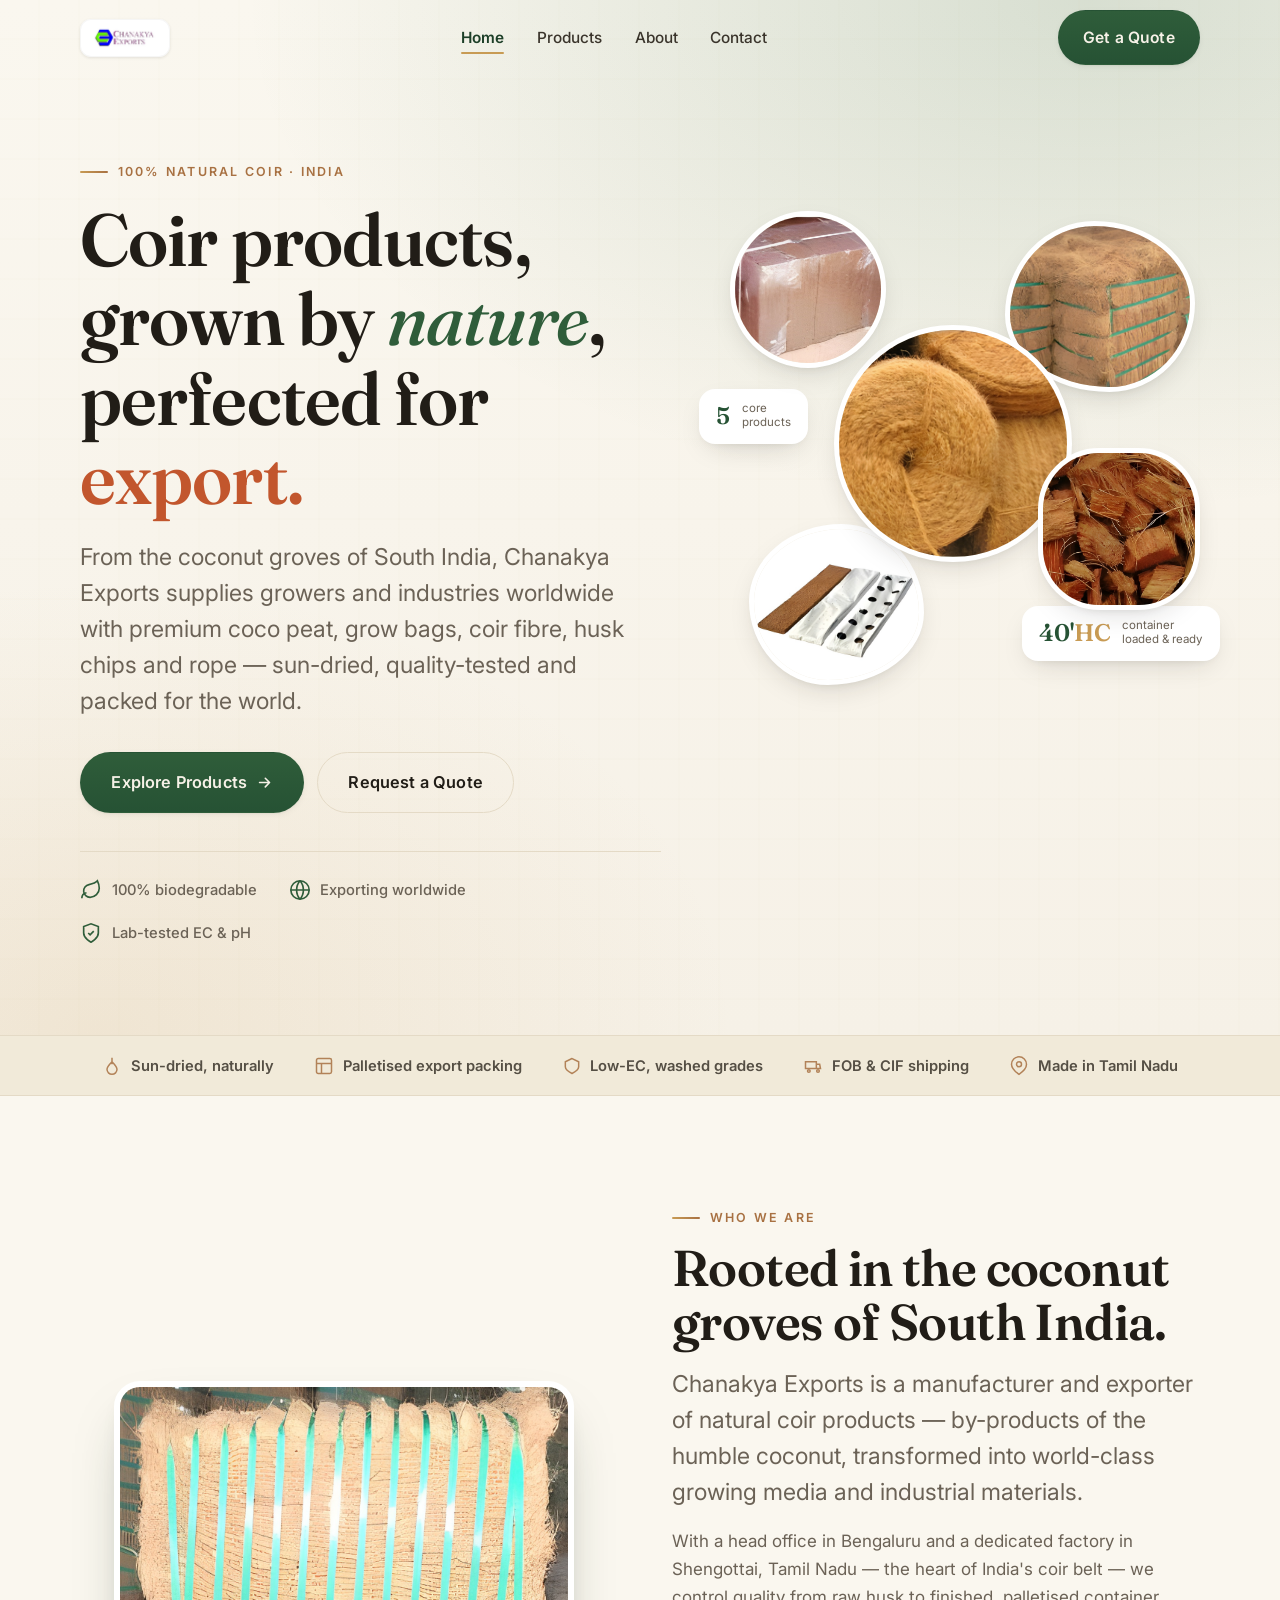
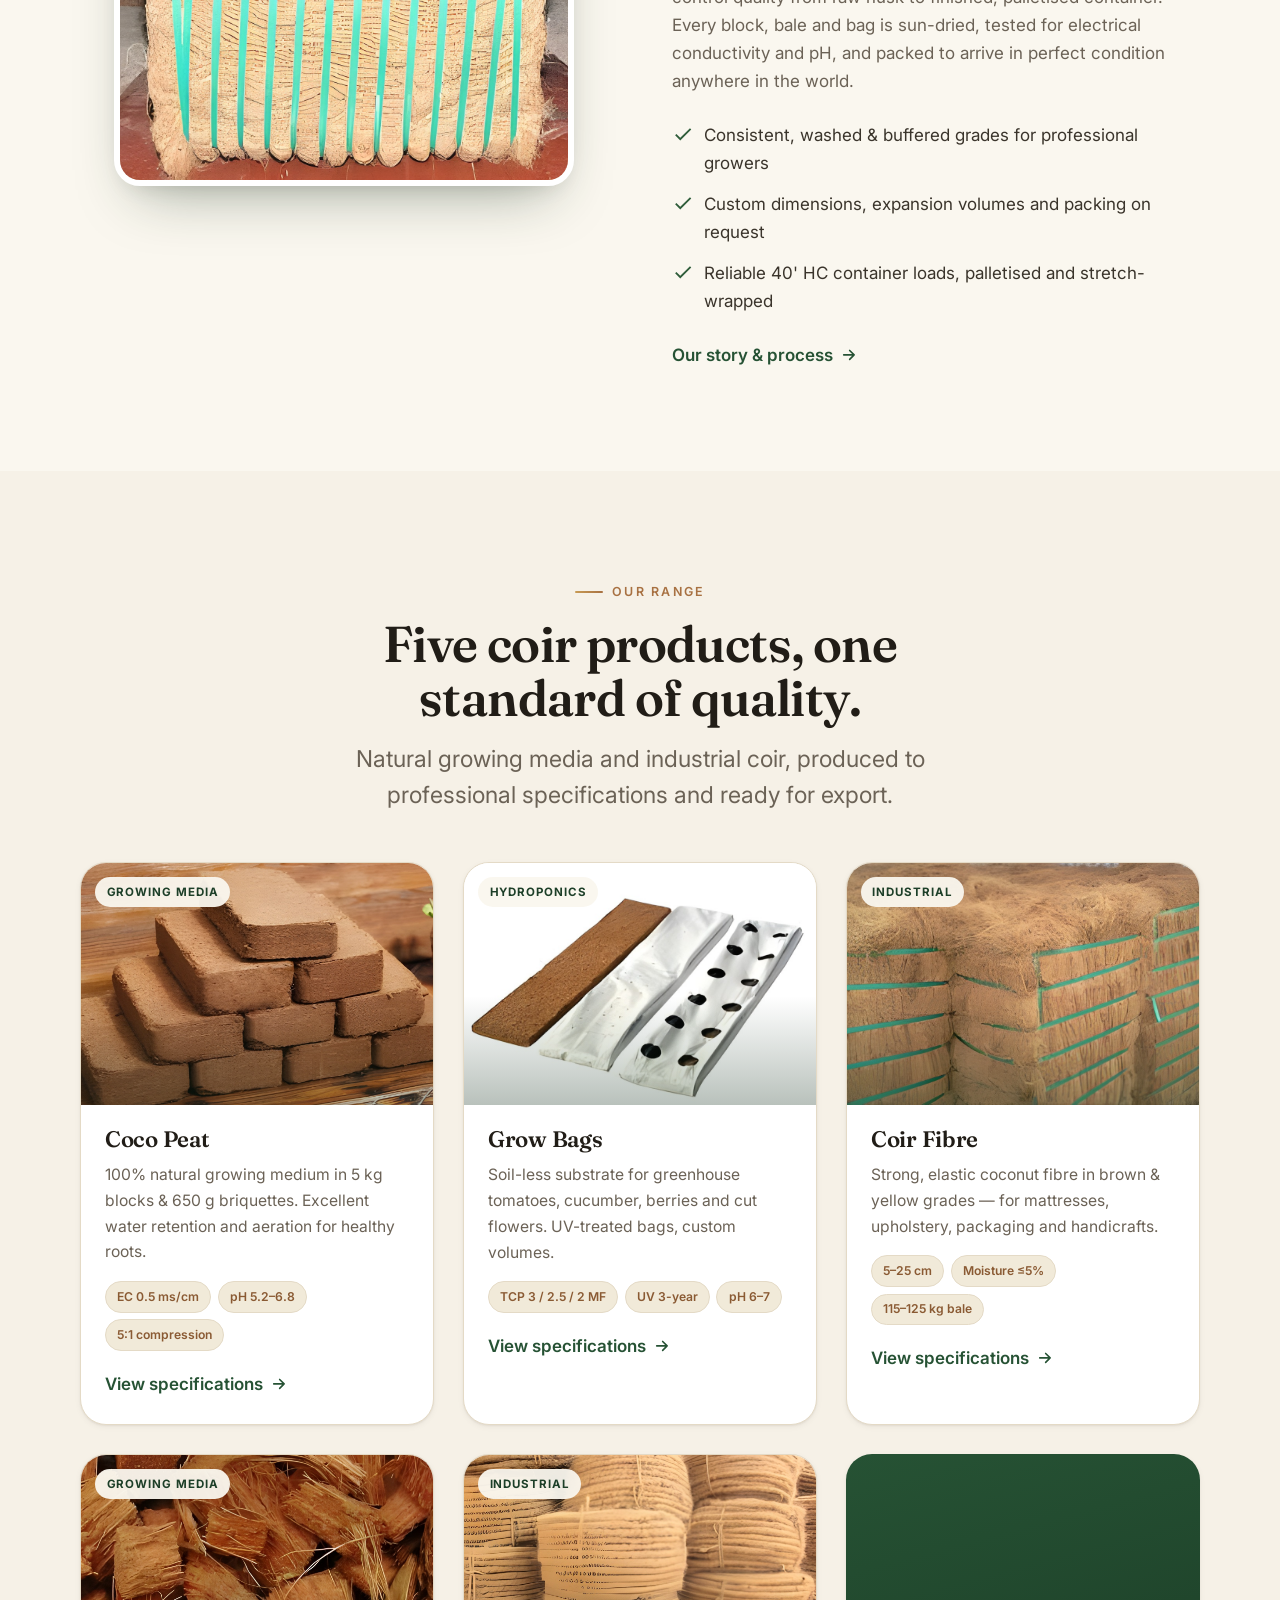
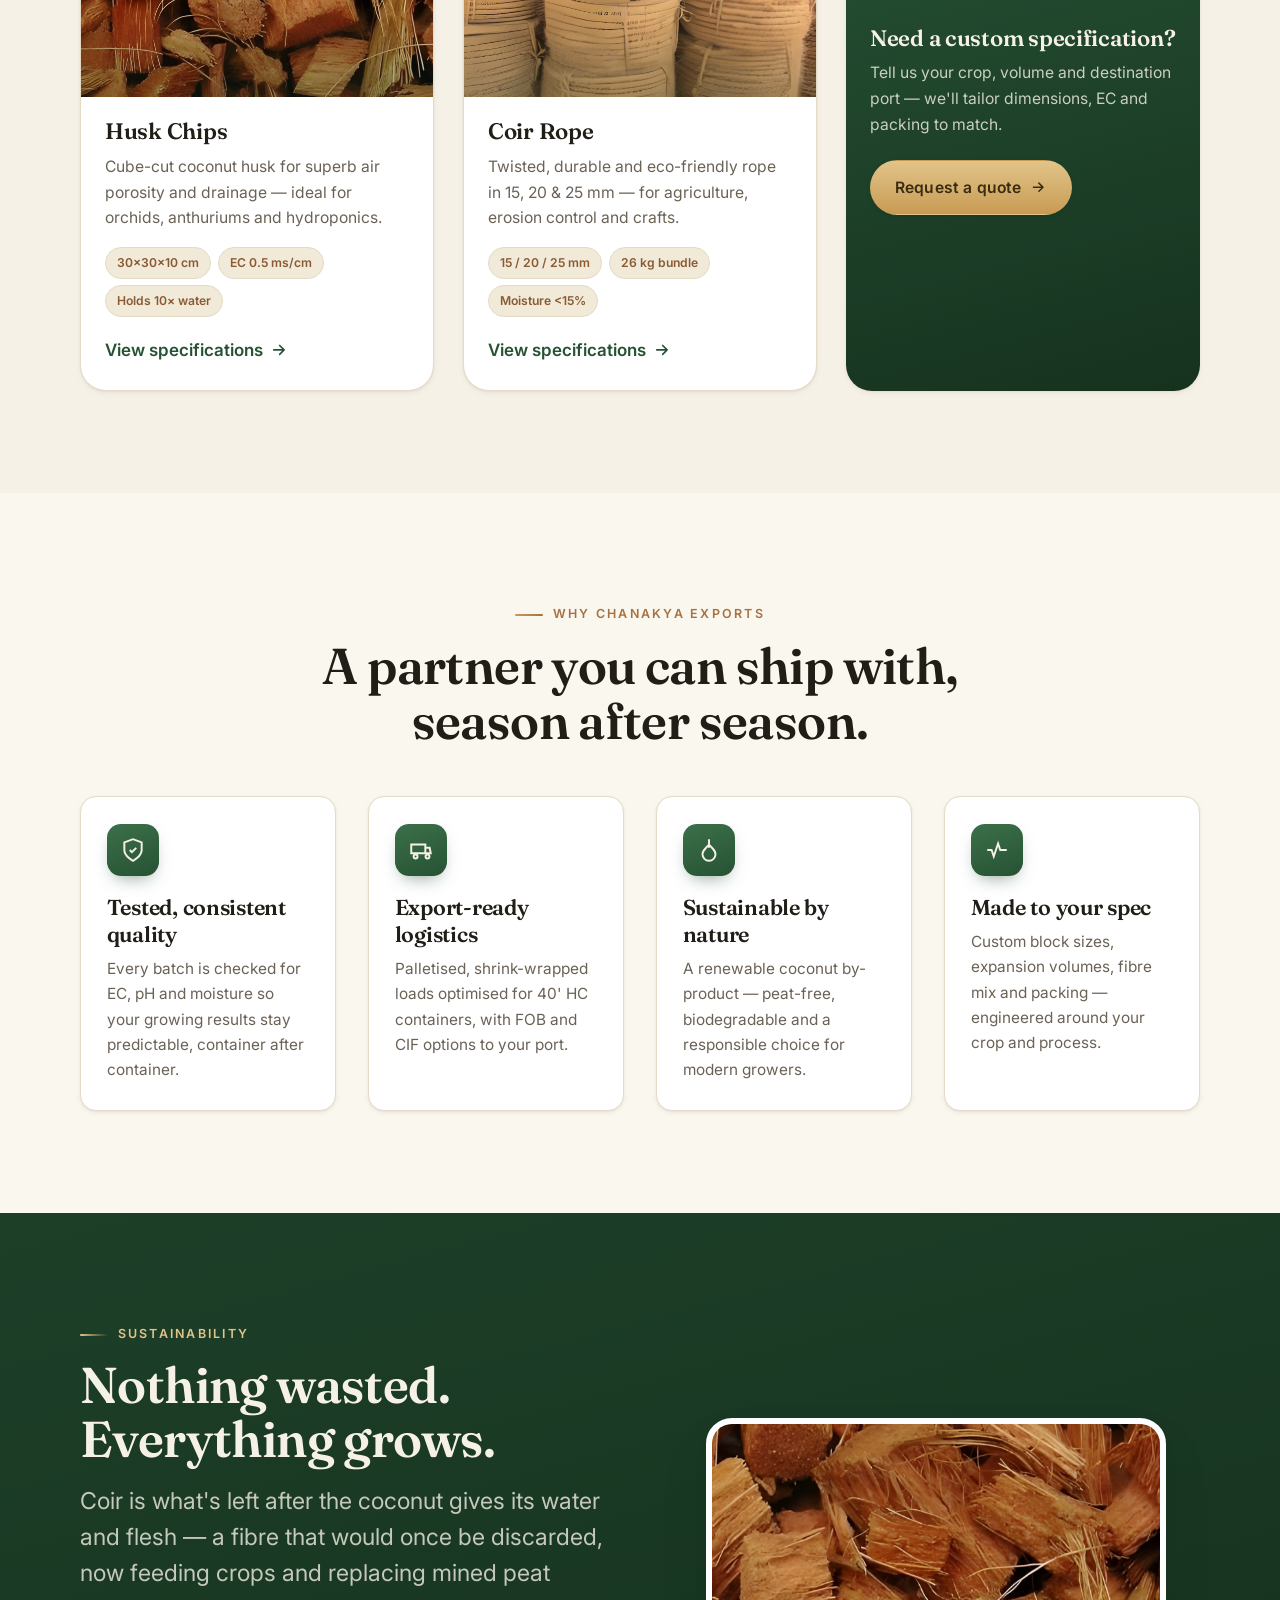
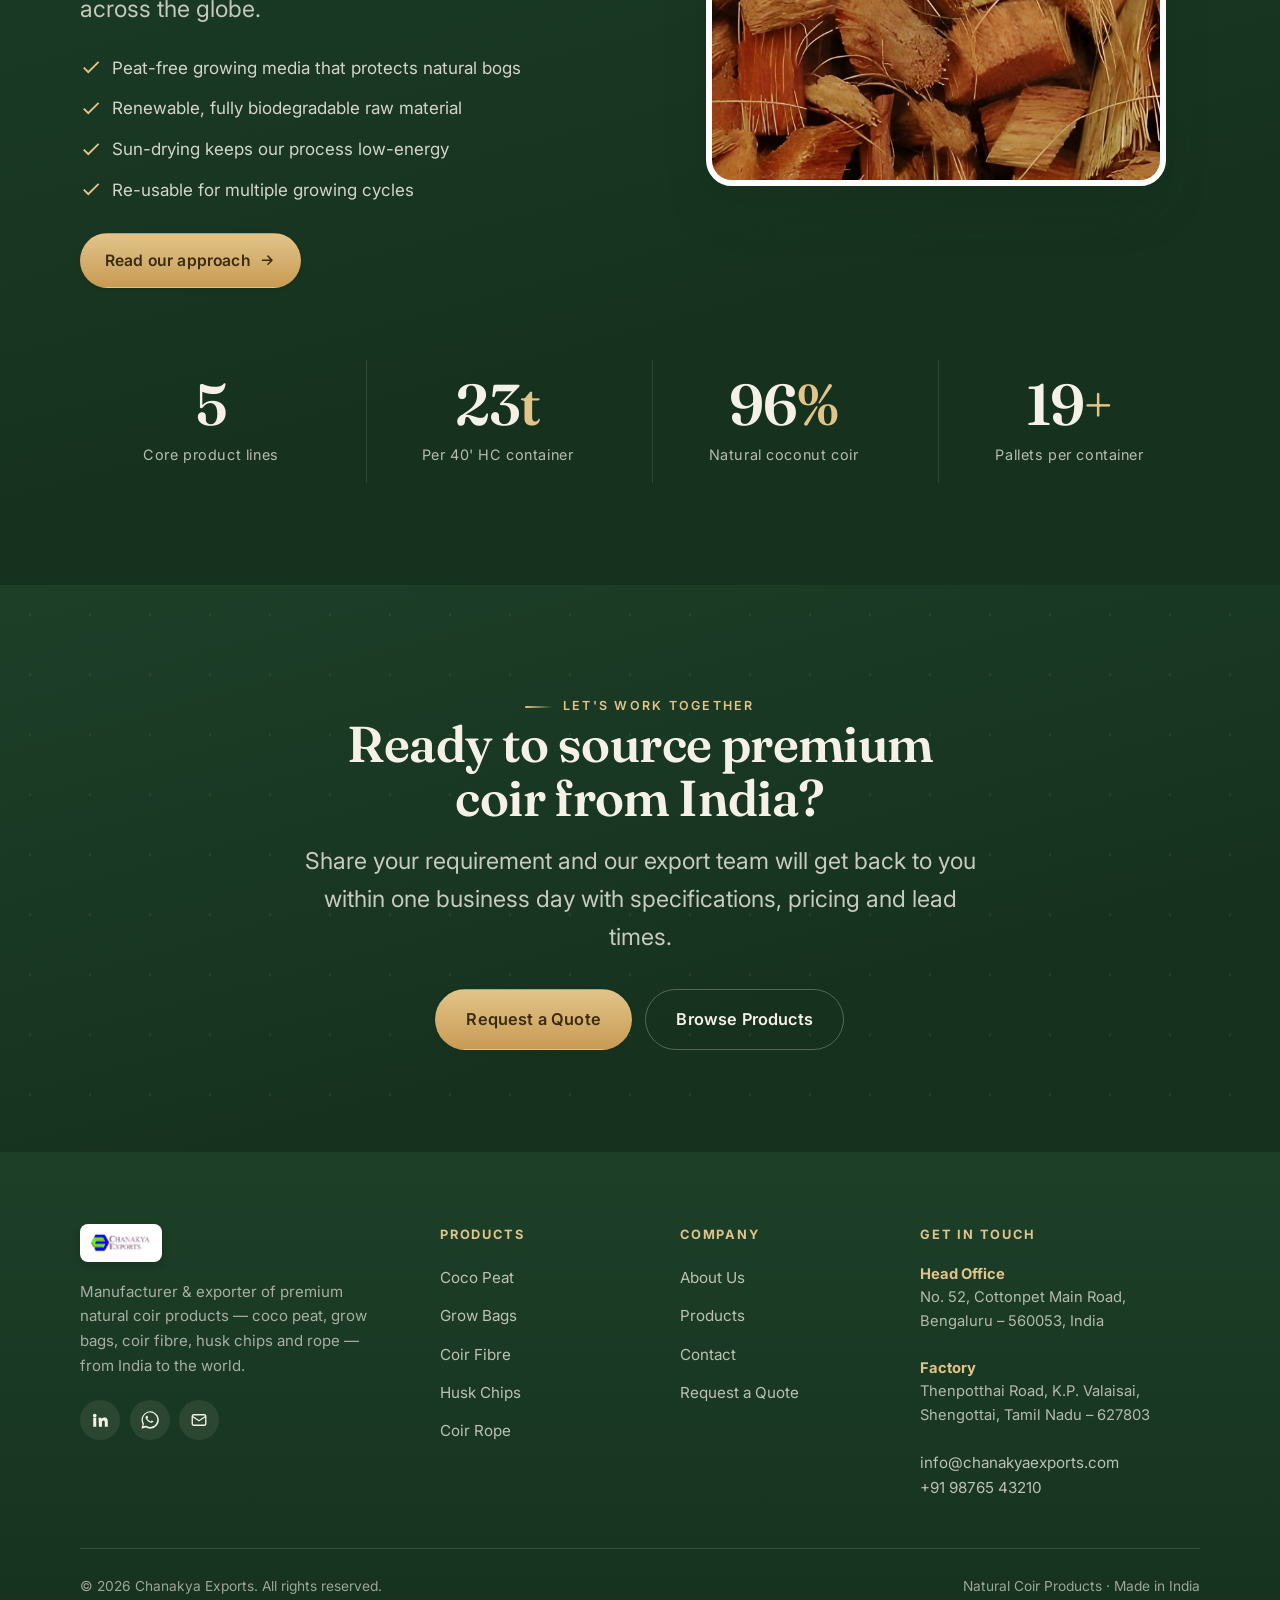
<file: index.html>
<!DOCTYPE html>
<html lang="en">
<head>
  <meta charset="UTF-8" />
  <meta name="viewport" content="width=device-width, initial-scale=1" />
  <title>Chanakya Exports — Premium Coir & Coco Peat Products from India</title>
  <meta name="description" content="Chanakya Exports manufactures and exports premium 100% natural coir products — coco peat blocks & briquettes, grow bags, coir fibre, husk chips and coir rope — from Tamil Nadu, India to growers worldwide." />
  <meta name="theme-color" content="#1d3f28" />
  <link rel="icon" href="assets/img/favicon.svg" type="image/svg+xml" />
  <link rel="preconnect" href="https://fonts.googleapis.com" />
  <link rel="preconnect" href="https://fonts.gstatic.com" crossorigin />
  <link href="https://fonts.googleapis.com/css2?family=Fraunces:ital,opsz,wght@0,9..144,400..700;1,9..144,400..600&family=Inter:wght@400;500;600;700&display=swap" rel="stylesheet" />
  <link rel="stylesheet" href="assets/css/style.css" />
</head>
<body>
  <a href="#main" class="btn btn--primary" style="position:absolute;left:-9999px;top:0;z-index:200" onfocus="this.style.left='1rem';this.style.top='1rem'" onblur="this.style.left='-9999px'">Skip to content</a>

  <!-- ===== Header ===== -->
  <header class="site-header">
    <div class="container">
      <a class="brand" href="index.html" aria-label="Chanakya Exports — home">
        <img src="assets/img/logo.png" alt="Chanakya Exports" width="124" height="46" />
      </a>
      <nav class="nav" id="nav" aria-label="Primary">
        <a href="index.html" aria-current="page">Home</a>
        <a href="products.html">Products</a>
        <a href="about.html">About</a>
        <a href="contact.html">Contact</a>
        <a class="btn btn--primary" href="contact.html#quote">Get a Quote</a>
      </nav>
      <div class="header-cta">
        <a class="btn btn--primary" href="contact.html#quote">Get a Quote</a>
        <button class="nav-toggle" aria-label="Toggle menu" aria-expanded="false" aria-controls="nav"><span></span></button>
      </div>
    </div>
  </header>

  <main id="main">
    <!-- ===== Hero ===== -->
    <section class="hero">
      <div class="container hero-grid">
        <div class="hero-copy">
          <span class="eyebrow" data-reveal>100% Natural Coir · India</span>
          <h1 data-reveal data-delay="1">Coir products, grown by <em>nature</em>, perfected for <span class="hl-husk">export.</span></h1>
          <p class="lead" data-reveal data-delay="2">From the coconut groves of South India, Chanakya Exports supplies growers and industries worldwide with premium coco peat, grow bags, coir fibre, husk chips and rope — sun-dried, quality-tested and packed for the world.</p>
          <div class="hero-actions" data-reveal data-delay="3">
            <a class="btn btn--primary btn--lg" href="products.html">Explore Products
              <svg viewBox="0 0 24 24" fill="none" stroke="currentColor" stroke-width="2.2" stroke-linecap="round" stroke-linejoin="round"><path d="M5 12h14M13 6l6 6-6 6"/></svg>
            </a>
            <a class="btn btn--ghost btn--lg" href="contact.html#quote">Request a Quote</a>
          </div>
          <div class="hero-trust" data-reveal data-delay="4">
            <span class="t"><svg viewBox="0 0 24 24" fill="none" stroke="currentColor" stroke-width="1.8"><path d="M11 20A7 7 0 0 1 9.8 6.1C15.5 5 17 4.48 19 2c1 2 2 4.18 2 8 0 5.5-4.78 10-10 10Z"/><path d="M2 21c0-3 1.85-5.36 5.08-6"/></svg>100% biodegradable</span>
            <span class="t"><svg viewBox="0 0 24 24" fill="none" stroke="currentColor" stroke-width="1.8"><circle cx="12" cy="12" r="10"/><path d="M2 12h20M12 2a15.3 15.3 0 0 1 0 20M12 2a15.3 15.3 0 0 0 0 20"/></svg>Exporting worldwide</span>
            <span class="t"><svg viewBox="0 0 24 24" fill="none" stroke="currentColor" stroke-width="1.8"><path d="M12 22s8-4 8-10V5l-8-3-8 3v7c0 6 8 10 8 10Z"/><path d="m9 12 2 2 4-4"/></svg>Lab-tested EC &amp; pH</span>
          </div>
        </div>

        <div class="hero-visual" data-reveal="scale" data-delay="2">
          <div class="hero-collage" role="group" aria-label="Our five natural coir products">
            <figure class="pc pc--cocopeat">
              <img src="assets/img/cocopeat-block.jpg" alt="Compressed coco peat block" width="320" height="320" />
              <figcaption>Coco Peat</figcaption>
            </figure>
            <figure class="pc pc--fibre">
              <img src="assets/img/coirfiber-brown.jpg" alt="Natural brown coir fibre" width="360" height="320" />
              <figcaption>Coir Fibre</figcaption>
            </figure>
            <figure class="pc pc--rope">
              <img src="assets/img/coirrope.jpg" alt="Coils of twisted natural coir rope" width="440" height="440" />
              <figcaption>Coir Rope</figcaption>
            </figure>
            <figure class="pc pc--husk">
              <img src="assets/img/huskchips.jpg" alt="Coir husk chips growing medium" width="320" height="320" />
              <figcaption>Husk Chips</figcaption>
            </figure>
            <figure class="pc pc--growbag">
              <img src="assets/img/growbag.jpg" alt="Coco peat grow bag" width="340" height="320" />
              <figcaption>Grow Bags</figcaption>
            </figure>
          </div>
          <div class="badge b1">
            <span class="num" data-count="5">0</span>
            <span class="lbl">core<br>products</span>
          </div>
          <div class="badge b2">
            <span class="num">40'<span style="color:var(--gold)">HC</span></span>
            <span class="lbl">container<br>loaded &amp; ready</span>
          </div>
        </div>
      </div>
    </section>

    <!-- ===== Trust strip ===== -->
    <div class="logos-strip">
      <div class="container">
        <span class="item"><svg viewBox="0 0 24 24" fill="none" stroke="currentColor" stroke-width="1.8"><path d="M12 2v8M12 22a6 6 0 0 0 6-6c0-3-2-5-6-9-4 4-6 6-6 9a6 6 0 0 0 6 6Z"/></svg>Sun-dried, naturally</span>
        <span class="item"><svg viewBox="0 0 24 24" fill="none" stroke="currentColor" stroke-width="1.8"><rect x="3" y="3" width="18" height="18" rx="2"/><path d="M3 9h18M9 21V9"/></svg>Palletised export packing</span>
        <span class="item"><svg viewBox="0 0 24 24" fill="none" stroke="currentColor" stroke-width="1.8"><path d="M12 3 4 7v6c0 4 8 8 8 8s8-4 8-8V7Z"/></svg>Low-EC, washed grades</span>
        <span class="item"><svg viewBox="0 0 24 24" fill="none" stroke="currentColor" stroke-width="1.8"><path d="M3 7h13v8H3zM16 10h4l1 5h-5"/><circle cx="7" cy="18" r="1.6"/><circle cx="18" cy="18" r="1.6"/></svg>FOB &amp; CIF shipping</span>
        <span class="item"><svg viewBox="0 0 24 24" fill="none" stroke="currentColor" stroke-width="1.8"><path d="M21 10c0 6-9 12-9 12s-9-6-9-12a9 9 0 0 1 18 0Z"/><circle cx="12" cy="10" r="3"/></svg>Made in Tamil Nadu</span>
      </div>
    </div>

    <!-- ===== Intro split ===== -->
    <section class="section">
      <div class="container split">
        <div class="split-media" data-reveal="left">
          <div class="ph tall"><img src="assets/img/coirfiber-yellow.jpg" alt="Baled natural coir fibre stacked at the Chanakya Exports facility" width="600" height="750" loading="lazy" /></div>
        </div>
        <div data-reveal="right">
          <span class="eyebrow">Who we are</span>
          <h2 style="margin-top:.8rem">Rooted in the coconut groves of South India.</h2>
          <p class="lead" style="margin-top:1.1rem">Chanakya Exports is a manufacturer and exporter of natural coir products — by-products of the humble coconut, transformed into world-class growing media and industrial materials.</p>
          <p style="margin-top:1rem;color:var(--text-muted)">With a head office in Bengaluru and a dedicated factory in Shengottai, Tamil Nadu — the heart of India's coir belt — we control quality from raw husk to finished, palletised container. Every block, bale and bag is sun-dried, tested for electrical conductivity and pH, and packed to arrive in perfect condition anywhere in the world.</p>
          <ul class="ticks">
            <li>Consistent, washed &amp; buffered grades for professional growers</li>
            <li>Custom dimensions, expansion volumes and packing on request</li>
            <li>Reliable 40' HC container loads, palletised and stretch-wrapped</li>
          </ul>
          <a class="textlink" href="about.html" style="margin-top:1.6rem">Our story &amp; process
            <svg viewBox="0 0 24 24" fill="none" stroke="currentColor" stroke-width="2.2" stroke-linecap="round" stroke-linejoin="round"><path d="M5 12h14M13 6l6 6-6 6"/></svg>
          </a>
        </div>
      </div>
    </section>

    <!-- ===== Products ===== -->
    <section class="section bg-cream">
      <div class="container">
        <div class="section-head center" data-reveal>
          <span class="eyebrow">Our range</span>
          <h2>Five coir products, one standard of quality.</h2>
          <p class="lead">Natural growing media and industrial coir, produced to professional specifications and ready for export.</p>
        </div>

        <div class="grid grid-3" style="margin-top:3rem">
          <!-- Coco Peat -->
          <a class="card" href="products.html#coco-peat" data-reveal data-delay="1">
            <div class="card-media">
              <span class="card-tag">Growing media</span>
              <img src="assets/img/cocopeat-briquettes.jpg" alt="Stacked coco peat briquettes" width="640" height="440" loading="lazy" />
            </div>
            <div class="card-body">
              <h3>Coco Peat</h3>
              <p>100% natural growing medium in 5 kg blocks &amp; 650 g briquettes. Excellent water retention and aeration for healthy roots.</p>
              <div class="card-specs"><span class="chip">EC 0.5 ms/cm</span><span class="chip">pH 5.2–6.8</span><span class="chip">5:1 compression</span></div>
              <span class="textlink">View specifications
                <svg viewBox="0 0 24 24" fill="none" stroke="currentColor" stroke-width="2.2" stroke-linecap="round" stroke-linejoin="round"><path d="M5 12h14M13 6l6 6-6 6"/></svg></span>
            </div>
          </a>
          <!-- Grow Bags -->
          <a class="card" href="products.html#grow-bags" data-reveal data-delay="2">
            <div class="card-media">
              <span class="card-tag">Hydroponics</span>
              <img src="assets/img/growbag.jpg" alt="Coco peat grow bags with planting holes" width="640" height="440" loading="lazy" />
            </div>
            <div class="card-body">
              <h3>Grow Bags</h3>
              <p>Soil-less substrate for greenhouse tomatoes, cucumber, berries and cut flowers. UV-treated bags, custom volumes.</p>
              <div class="card-specs"><span class="chip">TCP 3 / 2.5 / 2 MF</span><span class="chip">UV 3-year</span><span class="chip">pH 6–7</span></div>
              <span class="textlink">View specifications
                <svg viewBox="0 0 24 24" fill="none" stroke="currentColor" stroke-width="2.2" stroke-linecap="round" stroke-linejoin="round"><path d="M5 12h14M13 6l6 6-6 6"/></svg></span>
            </div>
          </a>
          <!-- Coir Fibre -->
          <a class="card" href="products.html#coir-fibre" data-reveal data-delay="3">
            <div class="card-media">
              <span class="card-tag">Industrial</span>
              <img src="assets/img/coirfiber-brown.jpg" alt="Baled brown coir fibre" width="640" height="440" loading="lazy" />
            </div>
            <div class="card-body">
              <h3>Coir Fibre</h3>
              <p>Strong, elastic coconut fibre in brown &amp; yellow grades — for mattresses, upholstery, packaging and handicrafts.</p>
              <div class="card-specs"><span class="chip">5–25 cm</span><span class="chip">Moisture ≤5%</span><span class="chip">115–125 kg bale</span></div>
              <span class="textlink">View specifications
                <svg viewBox="0 0 24 24" fill="none" stroke="currentColor" stroke-width="2.2" stroke-linecap="round" stroke-linejoin="round"><path d="M5 12h14M13 6l6 6-6 6"/></svg></span>
            </div>
          </a>
          <!-- Husk Chips -->
          <a class="card" href="products.html#husk-chips" data-reveal data-delay="1">
            <div class="card-media">
              <span class="card-tag">Growing media</span>
              <img src="assets/img/huskchips.jpg" alt="Coir husk chips" width="640" height="440" loading="lazy" />
            </div>
            <div class="card-body">
              <h3>Husk Chips</h3>
              <p>Cube-cut coconut husk for superb air porosity and drainage — ideal for orchids, anthuriums and hydroponics.</p>
              <div class="card-specs"><span class="chip">30×30×10 cm</span><span class="chip">EC 0.5 ms/cm</span><span class="chip">Holds 10× water</span></div>
              <span class="textlink">View specifications
                <svg viewBox="0 0 24 24" fill="none" stroke="currentColor" stroke-width="2.2" stroke-linecap="round" stroke-linejoin="round"><path d="M5 12h14M13 6l6 6-6 6"/></svg></span>
            </div>
          </a>
          <!-- Coir Rope -->
          <a class="card" href="products.html#coir-rope" data-reveal data-delay="2">
            <div class="card-media">
              <span class="card-tag">Industrial</span>
              <img src="assets/img/coirrope-stacked.jpg" alt="Bundles of twisted coir rope" width="640" height="440" loading="lazy" />
            </div>
            <div class="card-body">
              <h3>Coir Rope</h3>
              <p>Twisted, durable and eco-friendly rope in 15, 20 &amp; 25 mm — for agriculture, erosion control and crafts.</p>
              <div class="card-specs"><span class="chip">15 / 20 / 25 mm</span><span class="chip">26 kg bundle</span><span class="chip">Moisture &lt;15%</span></div>
              <span class="textlink">View specifications
                <svg viewBox="0 0 24 24" fill="none" stroke="currentColor" stroke-width="2.2" stroke-linecap="round" stroke-linejoin="round"><path d="M5 12h14M13 6l6 6-6 6"/></svg></span>
            </div>
          </a>
          <!-- CTA card -->
          <div class="card" data-reveal data-delay="3" style="background:linear-gradient(165deg,var(--forest-700),var(--forest-900));border:0;justify-content:center;color:var(--cream)">
            <div class="card-body" style="justify-content:center;text-align:left">
              <h3 style="color:var(--cream)">Need a custom specification?</h3>
              <p style="color:rgba(246,241,231,.8)">Tell us your crop, volume and destination port — we'll tailor dimensions, EC and packing to match.</p>
              <a class="btn btn--gold" href="contact.html#quote" style="margin-top:1.4rem;align-self:flex-start">Request a quote
                <svg viewBox="0 0 24 24" fill="none" stroke="currentColor" stroke-width="2.2" stroke-linecap="round" stroke-linejoin="round"><path d="M5 12h14M13 6l6 6-6 6"/></svg></a>
            </div>
          </div>
        </div>
      </div>
    </section>

    <!-- ===== Why choose us ===== -->
    <section class="section">
      <div class="container">
        <div class="section-head center" data-reveal>
          <span class="eyebrow">Why Chanakya Exports</span>
          <h2>A partner you can ship with, season after season.</h2>
        </div>
        <div class="feature-grid" style="margin-top:3rem">
          <div class="feature" data-reveal data-delay="1">
            <div class="ic"><svg viewBox="0 0 24 24" fill="none" stroke="currentColor" stroke-width="1.8"><path d="M12 22s8-4 8-10V5l-8-3-8 3v7c0 6 8 10 8 10Z"/><path d="m9 12 2 2 4-4"/></svg></div>
            <h4>Tested, consistent quality</h4>
            <p>Every batch is checked for EC, pH and moisture so your growing results stay predictable, container after container.</p>
          </div>
          <div class="feature" data-reveal data-delay="2">
            <div class="ic"><svg viewBox="0 0 24 24" fill="none" stroke="currentColor" stroke-width="1.8"><path d="M3 7h13v8H3zM16 10h4l1 5h-5"/><circle cx="7" cy="18" r="1.8"/><circle cx="18" cy="18" r="1.8"/></svg></div>
            <h4>Export-ready logistics</h4>
            <p>Palletised, shrink-wrapped loads optimised for 40' HC containers, with FOB and CIF options to your port.</p>
          </div>
          <div class="feature" data-reveal data-delay="3">
            <div class="ic"><svg viewBox="0 0 24 24" fill="none" stroke="currentColor" stroke-width="1.8"><path d="M12 2v8M12 22a6 6 0 0 0 6-6c0-3-2-5-6-9-4 4-6 6-6 9a6 6 0 0 0 6 6Z"/></svg></div>
            <h4>Sustainable by nature</h4>
            <p>A renewable coconut by-product — peat-free, biodegradable and a responsible choice for modern growers.</p>
          </div>
          <div class="feature" data-reveal data-delay="4">
            <div class="ic"><svg viewBox="0 0 24 24" fill="none" stroke="currentColor" stroke-width="1.8"><path d="M3 12h4l2 6 4-12 2 6h6"/></svg></div>
            <h4>Made to your spec</h4>
            <p>Custom block sizes, expansion volumes, fibre mix and packing — engineered around your crop and process.</p>
          </div>
        </div>
      </div>
    </section>

    <!-- ===== Sustainability + stats ===== -->
    <section class="section bg-forest">
      <div class="container split">
        <div data-reveal="left">
          <span class="eyebrow">Sustainability</span>
          <h2 style="margin-top:.8rem">Nothing wasted. Everything grows.</h2>
          <p class="lead" style="margin-top:1.1rem">Coir is what's left after the coconut gives its water and flesh — a fibre that would once be discarded, now feeding crops and replacing mined peat across the globe.</p>
          <ul class="ticks">
            <li>Peat-free growing media that protects natural bogs</li>
            <li>Renewable, fully biodegradable raw material</li>
            <li>Sun-drying keeps our process low-energy</li>
            <li>Re-usable for multiple growing cycles</li>
          </ul>
          <a class="btn btn--gold" href="about.html" style="margin-top:1.8rem">Read our approach
            <svg viewBox="0 0 24 24" fill="none" stroke="currentColor" stroke-width="2.2" stroke-linecap="round" stroke-linejoin="round"><path d="M5 12h14M13 6l6 6-6 6"/></svg></a>
        </div>
        <div class="split-media" data-reveal="right">
          <div class="ph"><img src="assets/img/huskchips.jpg" alt="Close-up of natural coir husk chips" width="600" height="480" loading="lazy" /></div>
        </div>
      </div>

      <div class="container" style="margin-top:clamp(3rem,6vw,4.5rem)">
        <div class="stats" data-reveal>
          <div class="stat"><div class="n"><span data-count="5">0</span></div><div class="l">Core product lines</div></div>
          <div class="stat"><div class="n"><span data-count="24">0</span><span class="suf">t</span></div><div class="l">Per 40' HC container</div></div>
          <div class="stat"><div class="n"><span data-count="100">0</span><span class="suf">%</span></div><div class="l">Natural coconut coir</div></div>
          <div class="stat"><div class="n"><span data-count="20">0</span><span class="suf">+</span></div><div class="l">Pallets per container</div></div>
        </div>
      </div>
    </section>

    <!-- ===== CTA band ===== -->
    <section class="section cta-band bg-forest">
      <div class="container">
        <span class="eyebrow" data-reveal>Let's work together</span>
        <h2 data-reveal data-delay="1">Ready to source premium coir from India?</h2>
        <p data-reveal data-delay="2">Share your requirement and our export team will get back to you within one business day with specifications, pricing and lead times.</p>
        <div class="hero-actions" data-reveal data-delay="3">
          <a class="btn btn--gold btn--lg" href="contact.html#quote">Request a Quote</a>
          <a class="btn btn--ghost btn--lg" href="products.html">Browse Products</a>
        </div>
      </div>
    </section>
  </main>

  <!-- ===== Footer ===== -->
  <footer class="site-footer">
    <div class="container">
      <div class="footer-grid">
        <div class="footer-brand">
          <a class="brand" href="index.html" aria-label="Chanakya Exports — home">
            <img src="assets/img/logo.png" alt="Chanakya Exports" width="150" height="55" style="background:#fff;border-radius:8px;padding:6px" />
          </a>
          <p>Manufacturer &amp; exporter of premium natural coir products — coco peat, grow bags, coir fibre, husk chips and rope — from India to the world.</p>
          <div class="footer-social">
            <a href="#" aria-label="LinkedIn"><svg viewBox="0 0 24 24" fill="currentColor"><path d="M4.98 3.5a2.5 2.5 0 1 1 0 5 2.5 2.5 0 0 1 0-5ZM3 9h4v12H3zM10 9h3.8v1.7h.05c.53-.95 1.83-1.95 3.77-1.95 4.03 0 4.78 2.6 4.78 6V21h-4v-5.3c0-1.27-.02-2.9-1.77-2.9-1.77 0-2.04 1.38-2.04 2.8V21h-4z"/></svg></a>
            <a href="#" aria-label="WhatsApp"><svg viewBox="0 0 24 24" fill="currentColor"><path d="M.5 23.5l1.65-6A11.5 11.5 0 1 1 12 23.5a11.6 11.6 0 0 1-5.6-1.43L.5 23.5Zm6.2-3.9.36.21a9.6 9.6 0 1 0-3.27-3.3l.23.37-.98 3.57 3.66-.85ZM17.4 14.3c-.16-.27-.6-.43-1.25-.75s-1.5-.74-1.73-.82-.4-.12-.56.13-.64.81-.79.98-.29.18-.54.06a7.8 7.8 0 0 1-2.3-1.42 8.6 8.6 0 0 1-1.59-1.98c-.17-.29 0-.42.13-.57s.27-.31.4-.47a1.8 1.8 0 0 0 .27-.45.5.5 0 0 0 0-.47c-.06-.13-.56-1.35-.77-1.85s-.41-.42-.56-.43h-.48a.92.92 0 0 0-.67.31 2.8 2.8 0 0 0-.87 2.07 4.85 4.85 0 0 0 1.02 2.58 11.1 11.1 0 0 0 4.27 3.77c2.55 1 2.55.67 3.01.63a2.55 2.55 0 0 0 1.7-1.2 2.1 2.1 0 0 0 .15-1.2Z"/></svg></a>
            <a href="#" aria-label="Email"><svg viewBox="0 0 24 24" fill="none" stroke="currentColor" stroke-width="1.8"><rect x="3" y="5" width="18" height="14" rx="2"/><path d="m3 7 9 6 9-6"/></svg></a>
          </div>
        </div>
        <div class="footer-col">
          <h5>Products</h5>
          <ul>
            <li><a href="products.html#coco-peat">Coco Peat</a></li>
            <li><a href="products.html#grow-bags">Grow Bags</a></li>
            <li><a href="products.html#coir-fibre">Coir Fibre</a></li>
            <li><a href="products.html#husk-chips">Husk Chips</a></li>
            <li><a href="products.html#coir-rope">Coir Rope</a></li>
          </ul>
        </div>
        <div class="footer-col">
          <h5>Company</h5>
          <ul>
            <li><a href="about.html">About Us</a></li>
            <li><a href="products.html">Products</a></li>
            <li><a href="contact.html">Contact</a></li>
            <li><a href="contact.html#quote">Request a Quote</a></li>
          </ul>
        </div>
        <div class="footer-col">
          <h5>Get in touch</h5>
          <address>
            <strong style="color:var(--gold-soft)">Head Office</strong><br>
            No. 52, Cottonpet Main Road,<br>Bengaluru – 560053, India<br><br>
            <strong style="color:var(--gold-soft)">Factory</strong><br>
            Thenpotthai Road, K.P. Valaisai,<br>Shengottai, Tamil Nadu – 627803<br><br>
            <a href="mailto:info@chanakyaexports.com">info@chanakyaexports.com</a><br>
            <a href="tel:+919876543210">+91 98765 43210</a>
          </address>
        </div>
      </div>
      <div class="footer-bottom">
        <span>© <span id="year">2026</span> Chanakya Exports. All rights reserved.</span>
        <span>Natural Coir Products · Made in India</span>
      </div>
    </div>
  </footer>

  <script src="assets/js/main.js" defer></script>
</body>
</html>
</file>
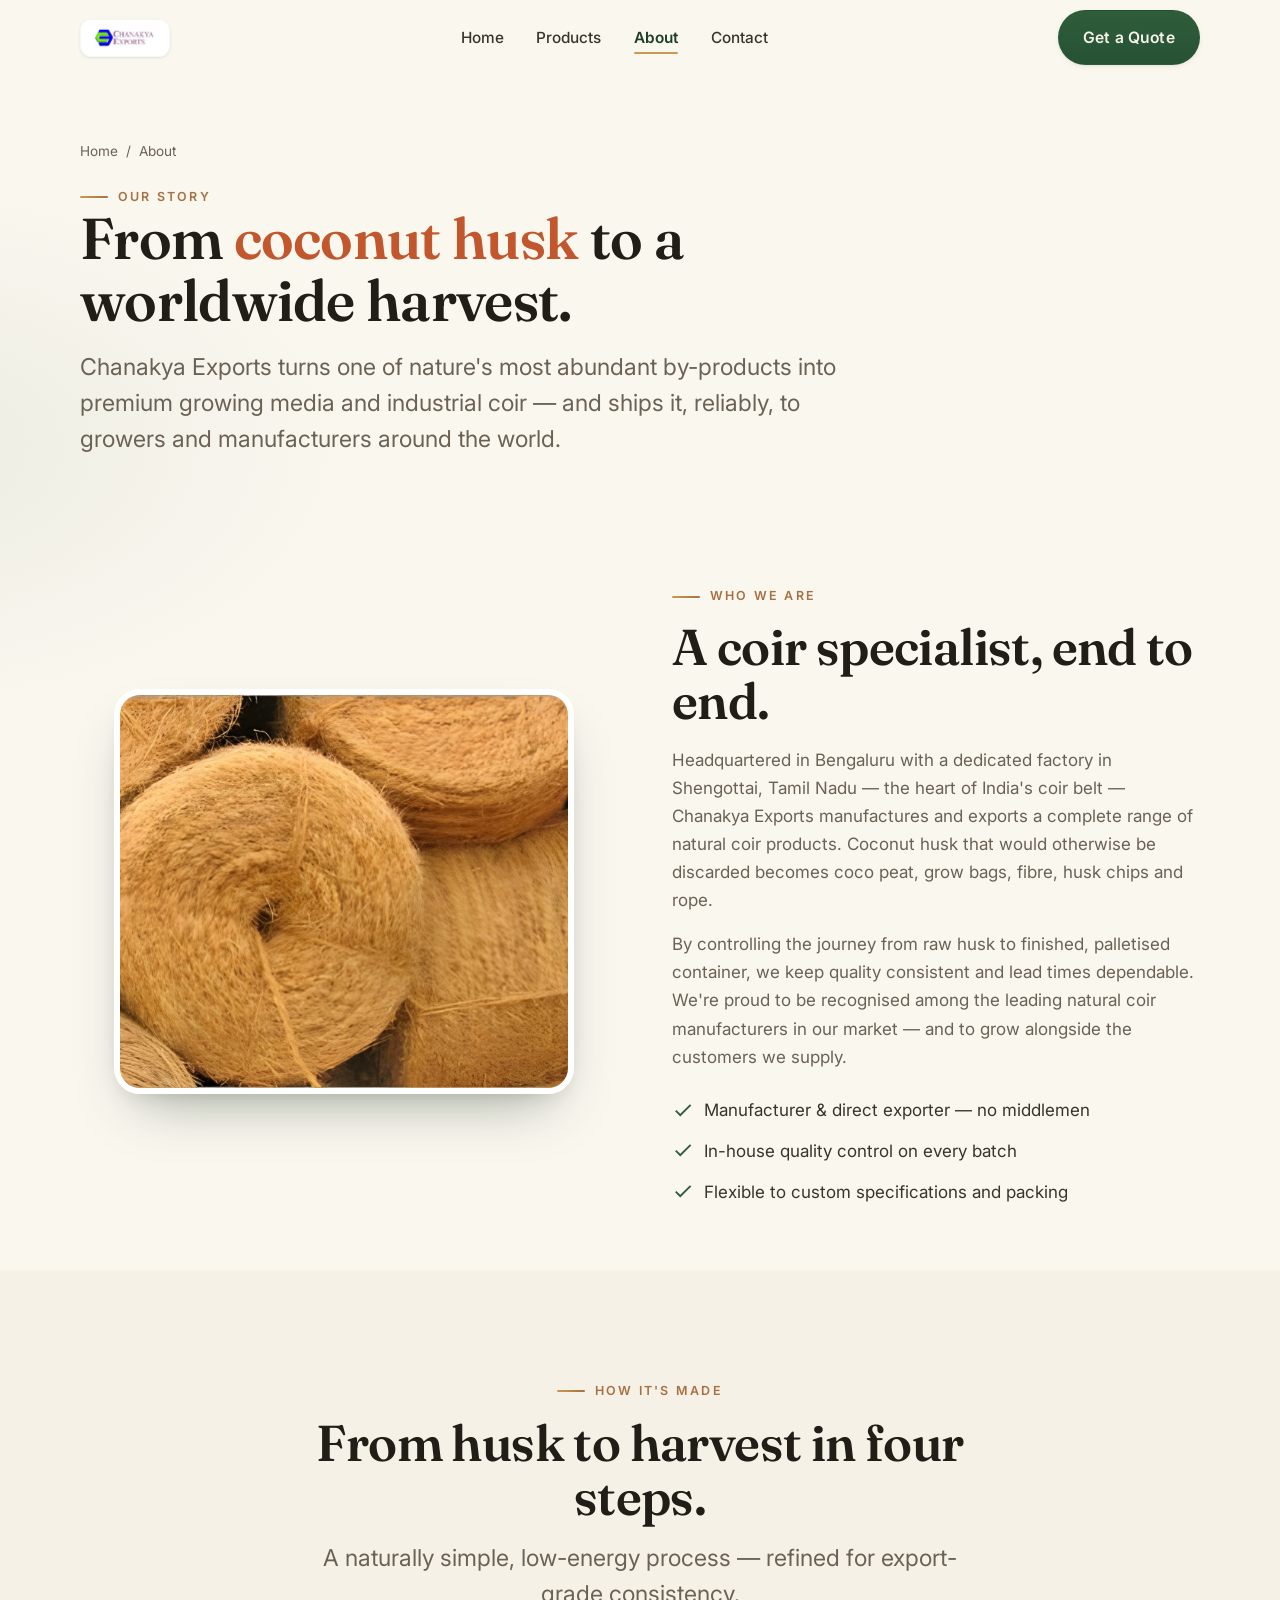
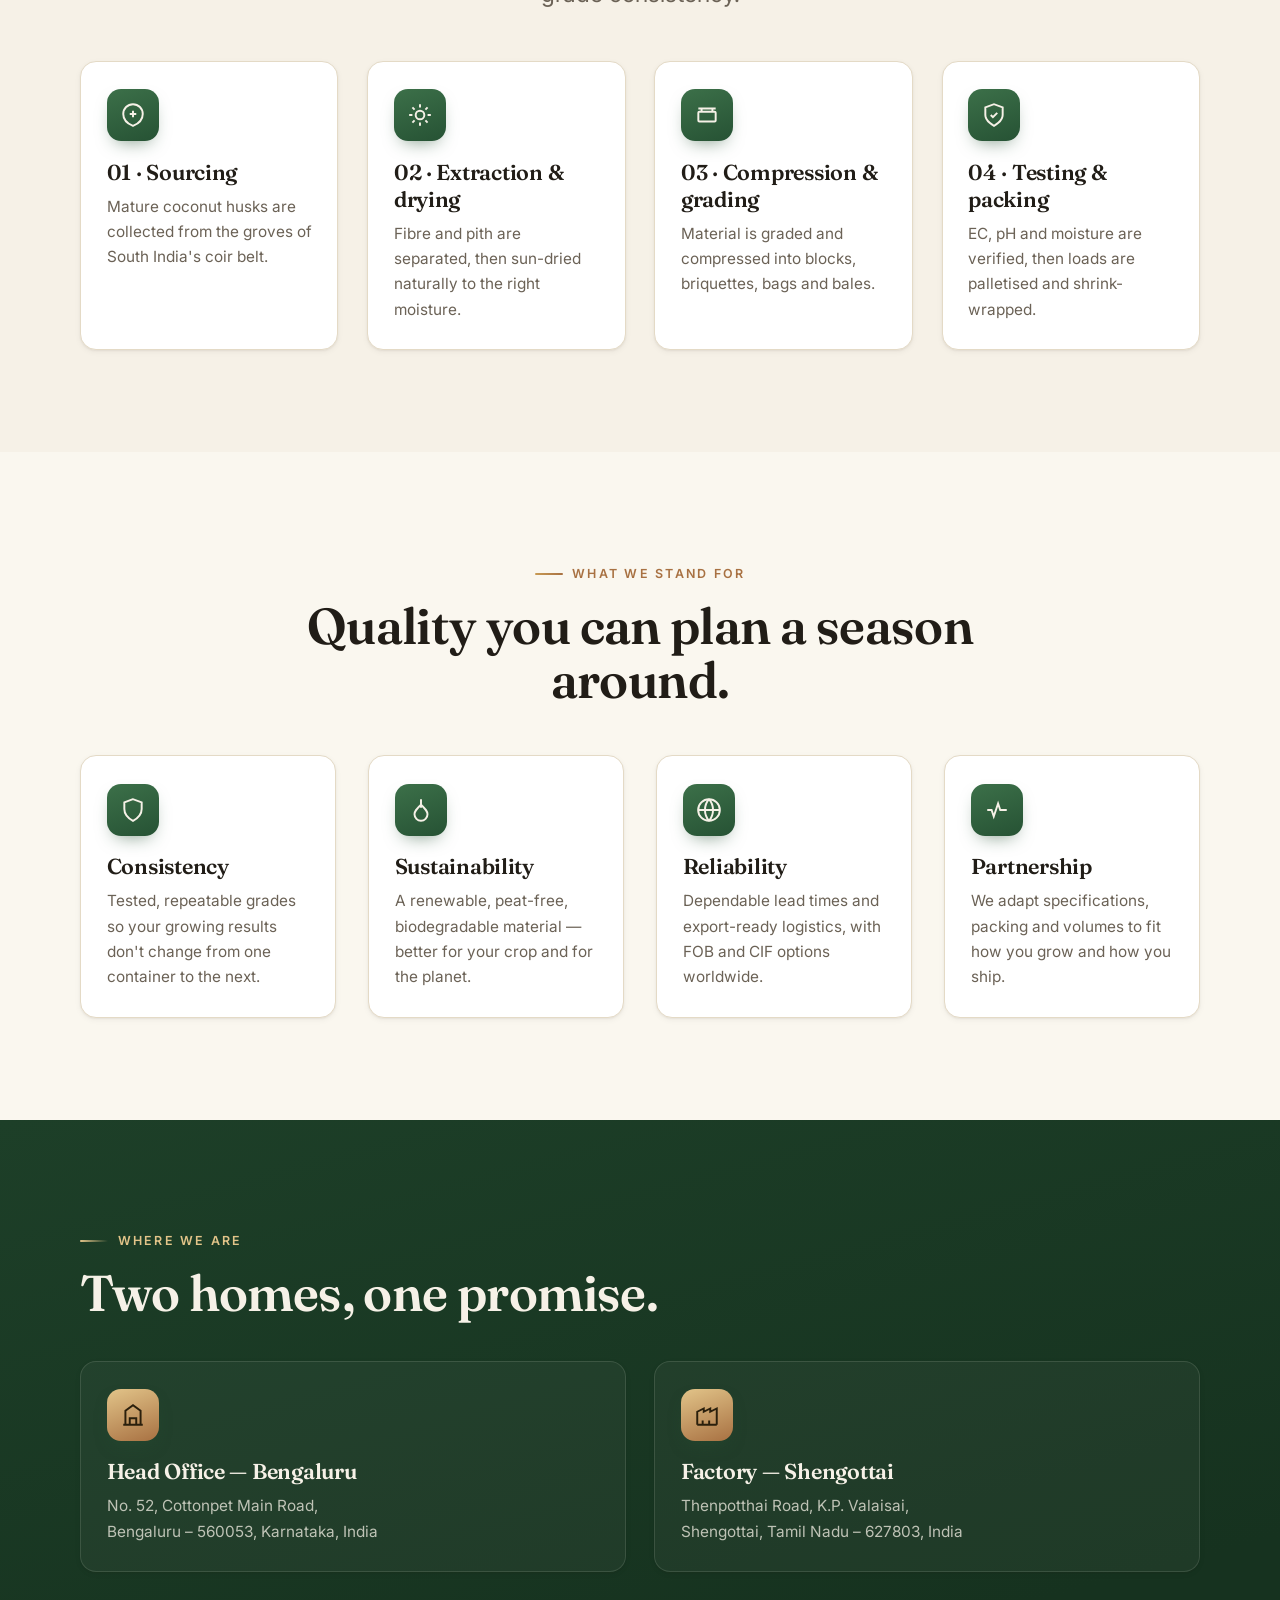
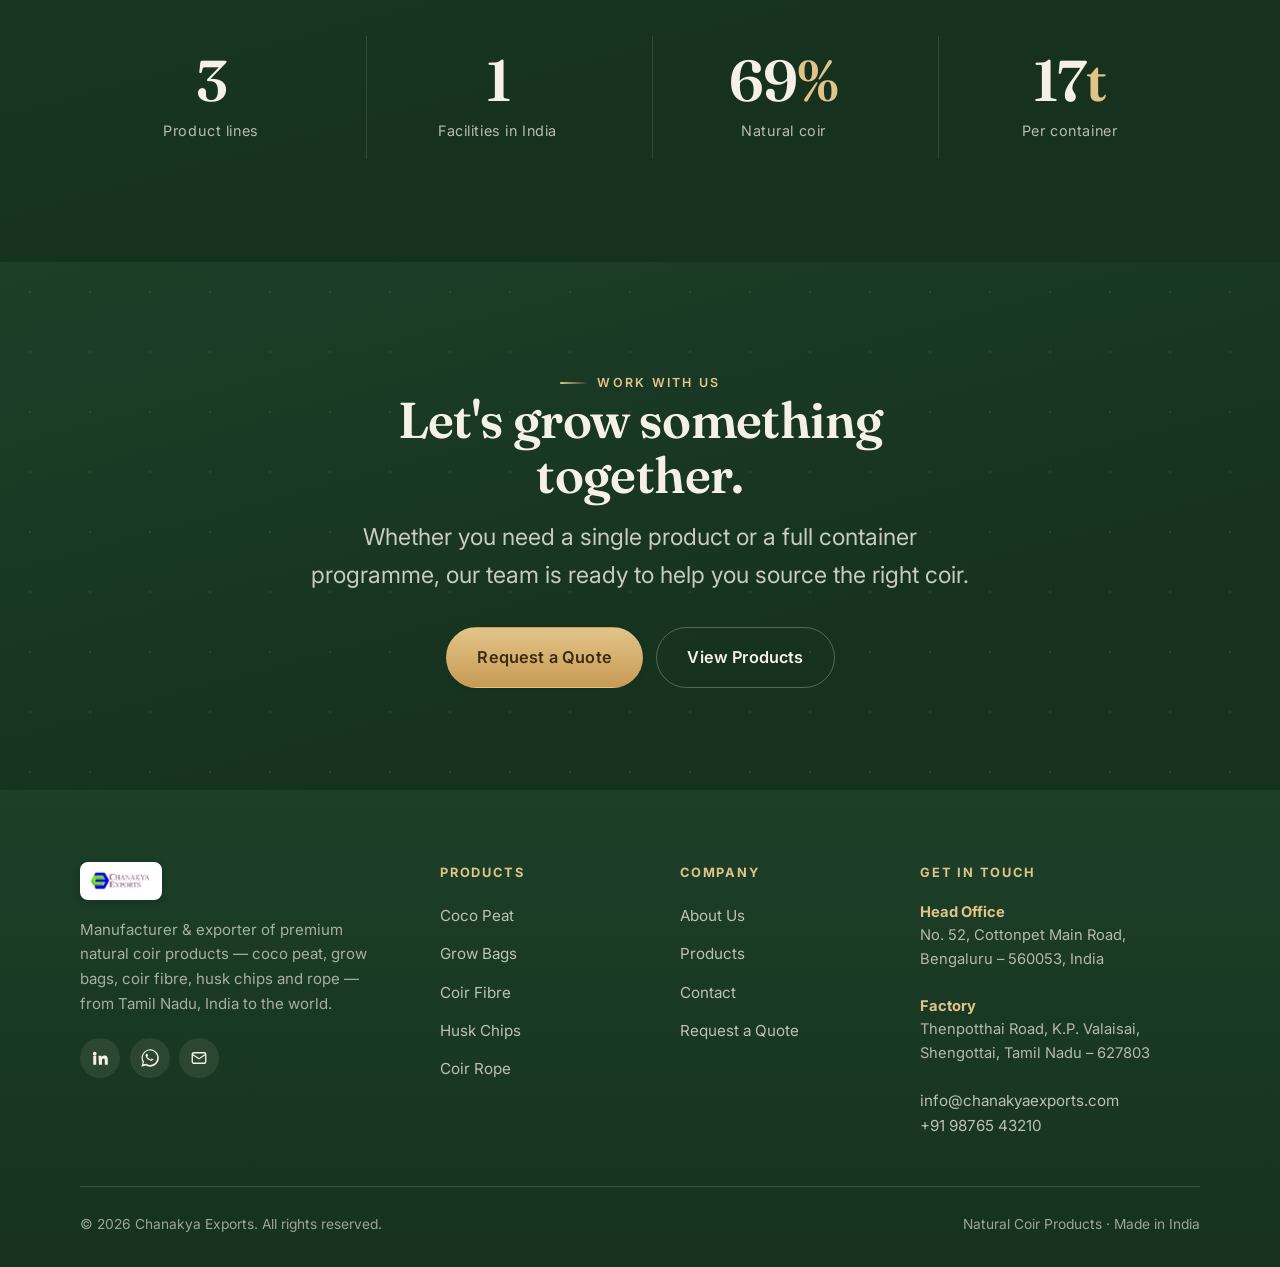
<file: about.html>
<!DOCTYPE html>
<html lang="en">
<head>
  <meta charset="UTF-8" />
  <meta name="viewport" content="width=device-width, initial-scale=1" />
  <title>About Us — Coir Manufacturer & Exporter | Chanakya Exports</title>
  <meta name="description" content="Chanakya Exports is a manufacturer and exporter of natural coir products from Tamil Nadu, India — committed to quality, sustainability and reliable global supply." />
  <meta name="theme-color" content="#1d3f28" />
  <link rel="icon" href="assets/img/favicon.svg" type="image/svg+xml" />
  <link rel="preconnect" href="https://fonts.googleapis.com" />
  <link rel="preconnect" href="https://fonts.gstatic.com" crossorigin />
  <link href="https://fonts.googleapis.com/css2?family=Fraunces:ital,opsz,wght@0,9..144,400..700;1,9..144,400..600&family=Inter:wght@400;500;600;700&display=swap" rel="stylesheet" />
  <link rel="stylesheet" href="assets/css/style.css" />
</head>
<body>
  <a href="#main" class="btn btn--primary" style="position:absolute;left:-9999px;top:0;z-index:200" onfocus="this.style.left='1rem';this.style.top='1rem'" onblur="this.style.left='-9999px'">Skip to content</a>

  <header class="site-header">
    <div class="container">
      <a class="brand" href="index.html" aria-label="Chanakya Exports — home">
        <img src="assets/img/logo.png" alt="Chanakya Exports" width="124" height="46" />
      </a>
      <nav class="nav" id="nav" aria-label="Primary">
        <a href="index.html">Home</a>
        <a href="products.html">Products</a>
        <a href="about.html" aria-current="page">About</a>
        <a href="contact.html">Contact</a>
        <a class="btn btn--primary" href="contact.html#quote">Get a Quote</a>
      </nav>
      <div class="header-cta">
        <a class="btn btn--primary" href="contact.html#quote">Get a Quote</a>
        <button class="nav-toggle" aria-label="Toggle menu" aria-expanded="false" aria-controls="nav"><span></span></button>
      </div>
    </div>
  </header>

  <main id="main">
    <!-- Page hero -->
    <section class="page-hero">
      <div class="container">
        <p class="breadcrumb" data-reveal><a href="index.html">Home</a> &nbsp;/&nbsp; About</p>
        <span class="eyebrow" data-reveal>Our story</span>
        <h1 data-reveal data-delay="1">From <span class="hl-husk">coconut husk</span> to a worldwide harvest.</h1>
        <p class="lead" data-reveal data-delay="2">Chanakya Exports turns one of nature's most abundant by-products into premium growing media and industrial coir — and ships it, reliably, to growers and manufacturers around the world.</p>
      </div>
    </section>

    <!-- Story split -->
    <section class="section section--tight">
      <div class="container split">
        <div class="split-media" data-reveal="left">
          <div class="ph tall"><img src="assets/img/coirrope.jpg" alt="Natural coir rope coils produced by Chanakya Exports" width="600" height="750" loading="lazy" /></div>
        </div>
        <div data-reveal="right">
          <span class="eyebrow">Who we are</span>
          <h2 style="margin-top:.8rem">A coir specialist, end to end.</h2>
          <p style="margin-top:1.1rem;color:var(--text-muted)">Headquartered in Bengaluru with a dedicated factory in Shengottai, Tamil Nadu — the heart of India's coir belt — Chanakya Exports manufactures and exports a complete range of natural coir products. Coconut husk that would otherwise be discarded becomes coco peat, grow bags, fibre, husk chips and rope.</p>
          <p style="margin-top:1rem;color:var(--text-muted)">By controlling the journey from raw husk to finished, palletised container, we keep quality consistent and lead times dependable. We're proud to be recognised among the leading natural coir manufacturers in our market — and to grow alongside the customers we supply.</p>
          <ul class="ticks">
            <li>Manufacturer &amp; direct exporter — no middlemen</li>
            <li>In-house quality control on every batch</li>
            <li>Flexible to custom specifications and packing</li>
          </ul>
        </div>
      </div>
    </section>

    <!-- Process -->
    <section class="section bg-cream">
      <div class="container">
        <div class="section-head center" data-reveal>
          <span class="eyebrow">How it's made</span>
          <h2>From husk to harvest in four steps.</h2>
          <p class="lead">A naturally simple, low-energy process — refined for export-grade consistency.</p>
        </div>
        <div class="grid grid-2" style="margin-top:3rem;grid-template-columns:repeat(4,1fr)">
          <div class="feature" data-reveal data-delay="1">
            <div class="ic"><svg viewBox="0 0 24 24" fill="none" stroke="currentColor" stroke-width="1.8"><path d="M12 2a9 9 0 0 0-9 9c0 5 4 9 9 11 5-2 9-6 9-11a9 9 0 0 0-9-9Z"/><path d="M12 8v6M9 11h6"/></svg></div>
            <h4>01 · Sourcing</h4>
            <p>Mature coconut husks are collected from the groves of South India's coir belt.</p>
          </div>
          <div class="feature" data-reveal data-delay="2">
            <div class="ic"><svg viewBox="0 0 24 24" fill="none" stroke="currentColor" stroke-width="1.8"><circle cx="12" cy="12" r="4"/><path d="M12 2v3M12 19v3M2 12h3M19 12h3M5 5l2 2M17 17l2 2M19 5l-2 2M7 17l-2 2"/></svg></div>
            <h4>02 · Extraction &amp; drying</h4>
            <p>Fibre and pith are separated, then sun-dried naturally to the right moisture.</p>
          </div>
          <div class="feature" data-reveal data-delay="3">
            <div class="ic"><svg viewBox="0 0 24 24" fill="none" stroke="currentColor" stroke-width="1.8"><rect x="4" y="9" width="16" height="9" rx="1"/><path d="M7 9V6M17 9V6M4 6h16"/></svg></div>
            <h4>03 · Compression &amp; grading</h4>
            <p>Material is graded and compressed into blocks, briquettes, bags and bales.</p>
          </div>
          <div class="feature" data-reveal data-delay="4">
            <div class="ic"><svg viewBox="0 0 24 24" fill="none" stroke="currentColor" stroke-width="1.8"><path d="M12 22s8-4 8-10V5l-8-3-8 3v7c0 6 8 10 8 10Z"/><path d="m9 12 2 2 4-4"/></svg></div>
            <h4>04 · Testing &amp; packing</h4>
            <p>EC, pH and moisture are verified, then loads are palletised and shrink-wrapped.</p>
          </div>
        </div>
      </div>
    </section>

    <!-- Values -->
    <section class="section">
      <div class="container">
        <div class="section-head center" data-reveal>
          <span class="eyebrow">What we stand for</span>
          <h2>Quality you can plan a season around.</h2>
        </div>
        <div class="feature-grid" style="margin-top:3rem">
          <div class="feature" data-reveal data-delay="1">
            <div class="ic"><svg viewBox="0 0 24 24" fill="none" stroke="currentColor" stroke-width="1.8"><path d="M12 2 4 5v6c0 5 3.5 8.5 8 11 4.5-2.5 8-6 8-11V5Z"/></svg></div>
            <h4>Consistency</h4>
            <p>Tested, repeatable grades so your growing results don't change from one container to the next.</p>
          </div>
          <div class="feature" data-reveal data-delay="2">
            <div class="ic"><svg viewBox="0 0 24 24" fill="none" stroke="currentColor" stroke-width="1.8"><path d="M12 2v8M12 22a6 6 0 0 0 6-6c0-3-2-5-6-9-4 4-6 6-6 9a6 6 0 0 0 6 6Z"/></svg></div>
            <h4>Sustainability</h4>
            <p>A renewable, peat-free, biodegradable material — better for your crop and for the planet.</p>
          </div>
          <div class="feature" data-reveal data-delay="3">
            <div class="ic"><svg viewBox="0 0 24 24" fill="none" stroke="currentColor" stroke-width="1.8"><circle cx="12" cy="12" r="10"/><path d="M2 12h20M12 2a15.3 15.3 0 0 1 0 20M12 2a15.3 15.3 0 0 0 0 20"/></svg></div>
            <h4>Reliability</h4>
            <p>Dependable lead times and export-ready logistics, with FOB and CIF options worldwide.</p>
          </div>
          <div class="feature" data-reveal data-delay="4">
            <div class="ic"><svg viewBox="0 0 24 24" fill="none" stroke="currentColor" stroke-width="1.8"><path d="M3 12h4l2 6 4-12 2 6h6"/></svg></div>
            <h4>Partnership</h4>
            <p>We adapt specifications, packing and volumes to fit how you grow and how you ship.</p>
          </div>
        </div>
      </div>
    </section>

    <!-- Locations -->
    <section class="section bg-forest">
      <div class="container">
        <div class="section-head" data-reveal>
          <span class="eyebrow">Where we are</span>
          <h2>Two homes, one promise.</h2>
        </div>
        <div class="grid grid-2" style="margin-top:2.5rem">
          <div class="feature" data-reveal data-delay="1">
            <div class="ic"><svg viewBox="0 0 24 24" fill="none" stroke="currentColor" stroke-width="1.8"><path d="M3 21h18M5 21V8l7-5 7 5v13M9 21v-6h6v6"/></svg></div>
            <h4>Head Office — Bengaluru</h4>
            <p>No. 52, Cottonpet Main Road,<br>Bengaluru – 560053, Karnataka, India</p>
          </div>
          <div class="feature" data-reveal data-delay="2">
            <div class="ic"><svg viewBox="0 0 24 24" fill="none" stroke="currentColor" stroke-width="1.8"><path d="M3 21V9l6-3v3l6-3v3l6-3v15M3 21h18M8 21v-4M14 21v-4"/></svg></div>
            <h4>Factory — Shengottai</h4>
            <p>Thenpotthai Road, K.P. Valaisai,<br>Shengottai, Tamil Nadu – 627803, India</p>
          </div>
        </div>

        <div class="container" style="margin-top:clamp(2.5rem,5vw,4rem);padding-inline:0">
          <div class="stats" data-reveal>
            <div class="stat"><div class="n"><span data-count="5">0</span></div><div class="l">Product lines</div></div>
            <div class="stat"><div class="n"><span data-count="2">0</span></div><div class="l">Facilities in India</div></div>
            <div class="stat"><div class="n"><span data-count="100">0</span><span class="suf">%</span></div><div class="l">Natural coir</div></div>
            <div class="stat"><div class="n"><span data-count="24">0</span><span class="suf">t</span></div><div class="l">Per container</div></div>
          </div>
        </div>
      </div>
    </section>

    <!-- CTA band -->
    <section class="section cta-band bg-forest">
      <div class="container">
        <span class="eyebrow" data-reveal>Work with us</span>
        <h2 data-reveal data-delay="1">Let's grow something together.</h2>
        <p data-reveal data-delay="2">Whether you need a single product or a full container programme, our team is ready to help you source the right coir.</p>
        <div class="hero-actions" data-reveal data-delay="3">
          <a class="btn btn--gold btn--lg" href="contact.html#quote">Request a Quote</a>
          <a class="btn btn--ghost btn--lg" href="products.html">View Products</a>
        </div>
      </div>
    </section>
  </main>

  <footer class="site-footer">
    <div class="container">
      <div class="footer-grid">
        <div class="footer-brand">
          <a class="brand" href="index.html" aria-label="Chanakya Exports — home">
            <img src="assets/img/logo.png" alt="Chanakya Exports" width="150" height="55" style="background:#fff;border-radius:8px;padding:6px" />
          </a>
          <p>Manufacturer &amp; exporter of premium natural coir products — coco peat, grow bags, coir fibre, husk chips and rope — from Tamil Nadu, India to the world.</p>
          <div class="footer-social">
            <a href="#" aria-label="LinkedIn"><svg viewBox="0 0 24 24" fill="currentColor"><path d="M4.98 3.5a2.5 2.5 0 1 1 0 5 2.5 2.5 0 0 1 0-5ZM3 9h4v12H3zM10 9h3.8v1.7h.05c.53-.95 1.83-1.95 3.77-1.95 4.03 0 4.78 2.6 4.78 6V21h-4v-5.3c0-1.27-.02-2.9-1.77-2.9-1.77 0-2.04 1.38-2.04 2.8V21h-4z"/></svg></a>
            <a href="#" aria-label="WhatsApp"><svg viewBox="0 0 24 24" fill="currentColor"><path d="M.5 23.5l1.65-6A11.5 11.5 0 1 1 12 23.5a11.6 11.6 0 0 1-5.6-1.43L.5 23.5Zm6.2-3.9.36.21a9.6 9.6 0 1 0-3.27-3.3l.23.37-.98 3.57 3.66-.85ZM17.4 14.3c-.16-.27-.6-.43-1.25-.75s-1.5-.74-1.73-.82-.4-.12-.56.13-.64.81-.79.98-.29.18-.54.06a7.8 7.8 0 0 1-2.3-1.42 8.6 8.6 0 0 1-1.59-1.98c-.17-.29 0-.42.13-.57s.27-.31.4-.47a1.8 1.8 0 0 0 .27-.45.5.5 0 0 0 0-.47c-.06-.13-.56-1.35-.77-1.85s-.41-.42-.56-.43h-.48a.92.92 0 0 0-.67.31 2.8 2.8 0 0 0-.87 2.07 4.85 4.85 0 0 0 1.02 2.58 11.1 11.1 0 0 0 4.27 3.77c2.55 1 2.55.67 3.01.63a2.55 2.55 0 0 0 1.7-1.2 2.1 2.1 0 0 0 .15-1.2Z"/></svg></a>
            <a href="#" aria-label="Email"><svg viewBox="0 0 24 24" fill="none" stroke="currentColor" stroke-width="1.8"><rect x="3" y="5" width="18" height="14" rx="2"/><path d="m3 7 9 6 9-6"/></svg></a>
          </div>
        </div>
        <div class="footer-col">
          <h5>Products</h5>
          <ul>
            <li><a href="products.html#coco-peat">Coco Peat</a></li>
            <li><a href="products.html#grow-bags">Grow Bags</a></li>
            <li><a href="products.html#coir-fibre">Coir Fibre</a></li>
            <li><a href="products.html#husk-chips">Husk Chips</a></li>
            <li><a href="products.html#coir-rope">Coir Rope</a></li>
          </ul>
        </div>
        <div class="footer-col">
          <h5>Company</h5>
          <ul>
            <li><a href="about.html">About Us</a></li>
            <li><a href="products.html">Products</a></li>
            <li><a href="contact.html">Contact</a></li>
            <li><a href="contact.html#quote">Request a Quote</a></li>
          </ul>
        </div>
        <div class="footer-col">
          <h5>Get in touch</h5>
          <address>
            <strong style="color:var(--gold-soft)">Head Office</strong><br>
            No. 52, Cottonpet Main Road,<br>Bengaluru – 560053, India<br><br>
            <strong style="color:var(--gold-soft)">Factory</strong><br>
            Thenpotthai Road, K.P. Valaisai,<br>Shengottai, Tamil Nadu – 627803<br><br>
            <a href="mailto:info@chanakyaexports.com">info@chanakyaexports.com</a><br>
            <a href="tel:+919876543210">+91 98765 43210</a>
          </address>
        </div>
      </div>
      <div class="footer-bottom">
        <span>© <span id="year">2026</span> Chanakya Exports. All rights reserved.</span>
        <span>Natural Coir Products · Made in India</span>
      </div>
    </div>
  </footer>

  <script src="assets/js/main.js" defer></script>
</body>
</html>
</file>
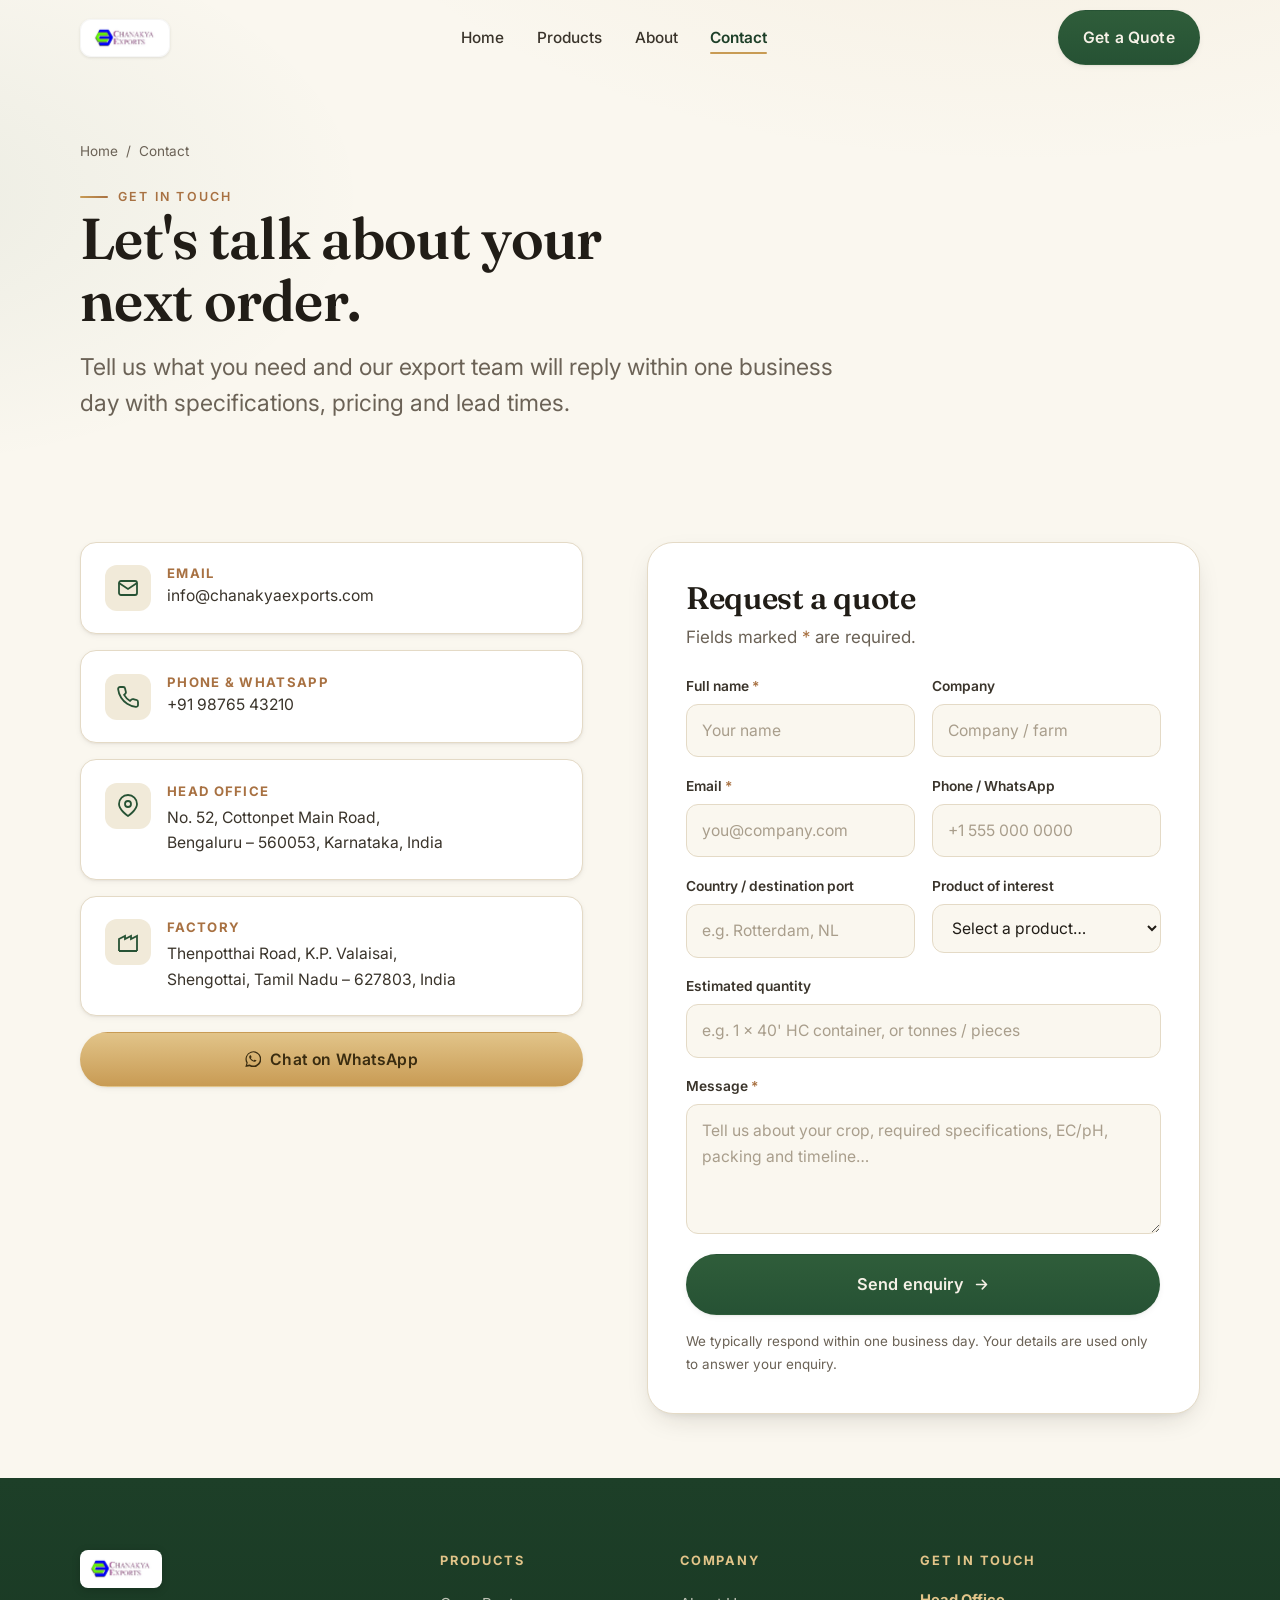
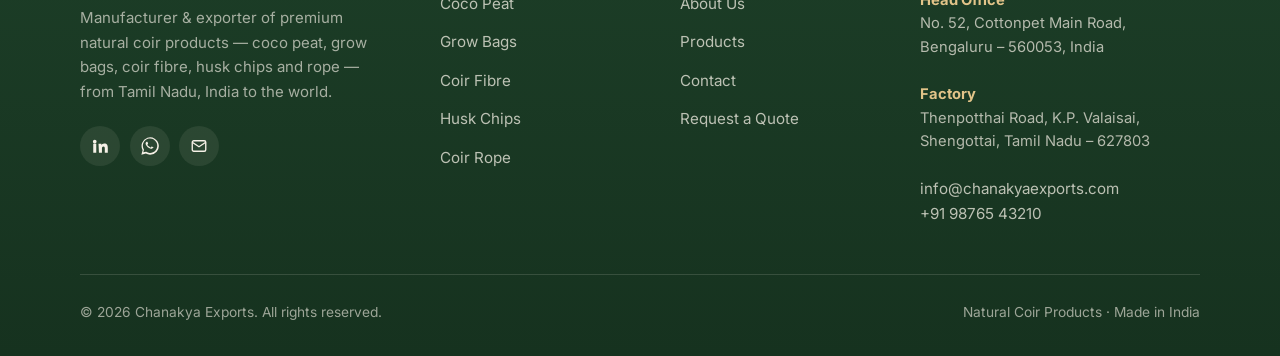
<file: contact.html>
<!DOCTYPE html>
<html lang="en">
<head>
  <meta charset="UTF-8" />
  <meta name="viewport" content="width=device-width, initial-scale=1" />
  <title>Contact & Request a Quote | Chanakya Exports</title>
  <meta name="description" content="Request a quote for coco peat, grow bags, coir fibre, husk chips or coir rope. Contact Chanakya Exports — coir manufacturer and exporter in Tamil Nadu, India." />
  <meta name="theme-color" content="#1d3f28" />
  <link rel="icon" href="assets/img/favicon.svg" type="image/svg+xml" />
  <link rel="preconnect" href="https://fonts.googleapis.com" />
  <link rel="preconnect" href="https://fonts.gstatic.com" crossorigin />
  <link href="https://fonts.googleapis.com/css2?family=Fraunces:ital,opsz,wght@0,9..144,400..700;1,9..144,400..600&family=Inter:wght@400;500;600;700&display=swap" rel="stylesheet" />
  <link rel="stylesheet" href="assets/css/style.css" />
</head>
<body>
  <a href="#main" class="btn btn--primary" style="position:absolute;left:-9999px;top:0;z-index:200" onfocus="this.style.left='1rem';this.style.top='1rem'" onblur="this.style.left='-9999px'">Skip to content</a>

  <header class="site-header">
    <div class="container">
      <a class="brand" href="index.html" aria-label="Chanakya Exports — home">
        <img src="assets/img/logo.png" alt="Chanakya Exports" width="124" height="46" />
      </a>
      <nav class="nav" id="nav" aria-label="Primary">
        <a href="index.html">Home</a>
        <a href="products.html">Products</a>
        <a href="about.html">About</a>
        <a href="contact.html" aria-current="page">Contact</a>
        <a class="btn btn--primary" href="contact.html#quote">Get a Quote</a>
      </nav>
      <div class="header-cta">
        <a class="btn btn--primary" href="contact.html#quote">Get a Quote</a>
        <button class="nav-toggle" aria-label="Toggle menu" aria-expanded="false" aria-controls="nav"><span></span></button>
      </div>
    </div>
  </header>

  <main id="main">
    <!-- Page hero -->
    <section class="page-hero">
      <div class="container">
        <p class="breadcrumb" data-reveal><a href="index.html">Home</a> &nbsp;/&nbsp; Contact</p>
        <span class="eyebrow" data-reveal>Get in touch</span>
        <h1 data-reveal data-delay="1">Let's talk about your next order.</h1>
        <p class="lead" data-reveal data-delay="2">Tell us what you need and our export team will reply within one business day with specifications, pricing and lead times.</p>
      </div>
    </section>

    <section class="section section--tight" id="quote">
      <div class="container contact-layout">
        <!-- Contact info -->
        <div data-reveal="left">
          <div class="contact-cards">
            <div class="contact-card">
              <div class="ic"><svg viewBox="0 0 24 24" fill="none" stroke="currentColor" stroke-width="1.8"><rect x="3" y="5" width="18" height="14" rx="2"/><path d="m3 7 9 6 9-6"/></svg></div>
              <div>
                <h4>Email</h4>
                <a href="mailto:info@chanakyaexports.com">info@chanakyaexports.com</a>
              </div>
            </div>
            <div class="contact-card">
              <div class="ic"><svg viewBox="0 0 24 24" fill="none" stroke="currentColor" stroke-width="1.8"><path d="M22 16.92v3a2 2 0 0 1-2.18 2 19.8 19.8 0 0 1-8.63-3.07 19.5 19.5 0 0 1-6-6 19.8 19.8 0 0 1-3.07-8.66A2 2 0 0 1 4.11 2h3a2 2 0 0 1 2 1.72c.13.96.36 1.9.7 2.81a2 2 0 0 1-.45 2.11L8.09 9.91a16 16 0 0 0 6 6l1.27-1.27a2 2 0 0 1 2.11-.45c.9.34 1.85.57 2.81.7A2 2 0 0 1 22 16.92Z"/></svg></div>
              <div>
                <h4>Phone &amp; WhatsApp</h4>
                <a href="tel:+919876543210">+91 98765 43210</a>
              </div>
            </div>
            <div class="contact-card">
              <div class="ic"><svg viewBox="0 0 24 24" fill="none" stroke="currentColor" stroke-width="1.8"><path d="M21 10c0 6-9 12-9 12s-9-6-9-12a9 9 0 0 1 18 0Z"/><circle cx="12" cy="10" r="3"/></svg></div>
              <div>
                <h4>Head Office</h4>
                <p>No. 52, Cottonpet Main Road,<br>Bengaluru – 560053, Karnataka, India</p>
              </div>
            </div>
            <div class="contact-card">
              <div class="ic"><svg viewBox="0 0 24 24" fill="none" stroke="currentColor" stroke-width="1.8"><path d="M3 21V9l6-3v3l6-3v3l6-3v15M3 21h18"/></svg></div>
              <div>
                <h4>Factory</h4>
                <p>Thenpotthai Road, K.P. Valaisai,<br>Shengottai, Tamil Nadu – 627803, India</p>
              </div>
            </div>
          </div>
          <a class="btn btn--gold btn--block" href="https://wa.me/919876543210" target="_blank" rel="noopener" style="margin-top:1rem">
            <svg viewBox="0 0 24 24" fill="currentColor"><path d="M.5 23.5l1.65-6A11.5 11.5 0 1 1 12 23.5a11.6 11.6 0 0 1-5.6-1.43L.5 23.5Zm6.2-3.9.36.21a9.6 9.6 0 1 0-3.27-3.3l.23.37-.98 3.57 3.66-.85ZM17.4 14.3c-.16-.27-.6-.43-1.25-.75s-1.5-.74-1.73-.82-.4-.12-.56.13-.64.81-.79.98-.29.18-.54.06a7.8 7.8 0 0 1-2.3-1.42 8.6 8.6 0 0 1-1.59-1.98c-.17-.29 0-.42.13-.57s.27-.31.4-.47a1.8 1.8 0 0 0 .27-.45.5.5 0 0 0 0-.47c-.06-.13-.56-1.35-.77-1.85s-.41-.42-.56-.43h-.48a.92.92 0 0 0-.67.31 2.8 2.8 0 0 0-.87 2.07 4.85 4.85 0 0 0 1.02 2.58 11.1 11.1 0 0 0 4.27 3.77c2.55 1 2.55.67 3.01.63a2.55 2.55 0 0 0 1.7-1.2 2.1 2.1 0 0 0 .15-1.2Z"/></svg>
            Chat on WhatsApp
          </a>
        </div>

        <!-- Quote form -->
        <div data-reveal="right">
          <div class="form-card">
            <h2 style="font-size:var(--fs-h3)">Request a quote</h2>
            <p style="color:var(--text-muted);margin-top:.5rem">Fields marked <span style="color:var(--coir-600)">*</span> are required.</p>

            <form id="quote-form" action="https://formspree.io/f/YOUR_FORM_ID" method="POST" novalidate style="margin-top:1.5rem">
              <div class="form-grid">
                <div class="field">
                  <label for="name">Full name <span class="req">*</span></label>
                  <input type="text" id="name" name="name" autocomplete="name" placeholder="Your name" required />
                  <span class="err"></span>
                </div>
                <div class="field">
                  <label for="company">Company</label>
                  <input type="text" id="company" name="company" autocomplete="organization" placeholder="Company / farm" />
                  <span class="err"></span>
                </div>
                <div class="field">
                  <label for="email">Email <span class="req">*</span></label>
                  <input type="email" id="email" name="email" autocomplete="email" placeholder="you@company.com" required />
                  <span class="err"></span>
                </div>
                <div class="field">
                  <label for="phone">Phone / WhatsApp</label>
                  <input type="tel" id="phone" name="phone" autocomplete="tel" placeholder="+1 555 000 0000" />
                  <span class="err"></span>
                </div>
                <div class="field">
                  <label for="country">Country / destination port</label>
                  <input type="text" id="country" name="country" autocomplete="country-name" placeholder="e.g. Rotterdam, NL" />
                  <span class="err"></span>
                </div>
                <div class="field">
                  <label for="product">Product of interest</label>
                  <select id="product" name="product">
                    <option value="">Select a product…</option>
                    <option>Coco Peat — Blocks</option>
                    <option>Coco Peat — Briquettes</option>
                    <option>Grow Bags</option>
                    <option>Coir Fibre</option>
                    <option>Husk Chips</option>
                    <option>Coir Rope</option>
                    <option>Multiple / not sure</option>
                  </select>
                  <span class="err"></span>
                </div>
                <div class="field full">
                  <label for="quantity">Estimated quantity</label>
                  <input type="text" id="quantity" name="quantity" placeholder="e.g. 1 × 40' HC container, or tonnes / pieces" />
                  <span class="err"></span>
                </div>
                <div class="field full">
                  <label for="message">Message <span class="req">*</span></label>
                  <textarea id="message" name="message" placeholder="Tell us about your crop, required specifications, EC/pH, packing and timeline…" required></textarea>
                  <span class="err"></span>
                </div>
              </div>

              <button type="submit" class="btn btn--primary btn--lg btn--block" style="margin-top:1.2rem">
                Send enquiry
                <svg viewBox="0 0 24 24" fill="none" stroke="currentColor" stroke-width="2.2" stroke-linecap="round" stroke-linejoin="round"><path d="M5 12h14M13 6l6 6-6 6"/></svg>
              </button>

              <div class="form-status" role="alert" aria-live="polite"></div>
              <p class="form-note">We typically respond within one business day. Your details are used only to answer your enquiry.</p>
            </form>
          </div>
        </div>
      </div>
    </section>
  </main>

  <footer class="site-footer">
    <div class="container">
      <div class="footer-grid">
        <div class="footer-brand">
          <a class="brand" href="index.html" aria-label="Chanakya Exports — home">
            <img src="assets/img/logo.png" alt="Chanakya Exports" width="150" height="55" style="background:#fff;border-radius:8px;padding:6px" />
          </a>
          <p>Manufacturer &amp; exporter of premium natural coir products — coco peat, grow bags, coir fibre, husk chips and rope — from Tamil Nadu, India to the world.</p>
          <div class="footer-social">
            <a href="#" aria-label="LinkedIn"><svg viewBox="0 0 24 24" fill="currentColor"><path d="M4.98 3.5a2.5 2.5 0 1 1 0 5 2.5 2.5 0 0 1 0-5ZM3 9h4v12H3zM10 9h3.8v1.7h.05c.53-.95 1.83-1.95 3.77-1.95 4.03 0 4.78 2.6 4.78 6V21h-4v-5.3c0-1.27-.02-2.9-1.77-2.9-1.77 0-2.04 1.38-2.04 2.8V21h-4z"/></svg></a>
            <a href="#" aria-label="WhatsApp"><svg viewBox="0 0 24 24" fill="currentColor"><path d="M.5 23.5l1.65-6A11.5 11.5 0 1 1 12 23.5a11.6 11.6 0 0 1-5.6-1.43L.5 23.5Zm6.2-3.9.36.21a9.6 9.6 0 1 0-3.27-3.3l.23.37-.98 3.57 3.66-.85ZM17.4 14.3c-.16-.27-.6-.43-1.25-.75s-1.5-.74-1.73-.82-.4-.12-.56.13-.64.81-.79.98-.29.18-.54.06a7.8 7.8 0 0 1-2.3-1.42 8.6 8.6 0 0 1-1.59-1.98c-.17-.29 0-.42.13-.57s.27-.31.4-.47a1.8 1.8 0 0 0 .27-.45.5.5 0 0 0 0-.47c-.06-.13-.56-1.35-.77-1.85s-.41-.42-.56-.43h-.48a.92.92 0 0 0-.67.31 2.8 2.8 0 0 0-.87 2.07 4.85 4.85 0 0 0 1.02 2.58 11.1 11.1 0 0 0 4.27 3.77c2.55 1 2.55.67 3.01.63a2.55 2.55 0 0 0 1.7-1.2 2.1 2.1 0 0 0 .15-1.2Z"/></svg></a>
            <a href="#" aria-label="Email"><svg viewBox="0 0 24 24" fill="none" stroke="currentColor" stroke-width="1.8"><rect x="3" y="5" width="18" height="14" rx="2"/><path d="m3 7 9 6 9-6"/></svg></a>
          </div>
        </div>
        <div class="footer-col">
          <h5>Products</h5>
          <ul>
            <li><a href="products.html#coco-peat">Coco Peat</a></li>
            <li><a href="products.html#grow-bags">Grow Bags</a></li>
            <li><a href="products.html#coir-fibre">Coir Fibre</a></li>
            <li><a href="products.html#husk-chips">Husk Chips</a></li>
            <li><a href="products.html#coir-rope">Coir Rope</a></li>
          </ul>
        </div>
        <div class="footer-col">
          <h5>Company</h5>
          <ul>
            <li><a href="about.html">About Us</a></li>
            <li><a href="products.html">Products</a></li>
            <li><a href="contact.html">Contact</a></li>
            <li><a href="contact.html#quote">Request a Quote</a></li>
          </ul>
        </div>
        <div class="footer-col">
          <h5>Get in touch</h5>
          <address>
            <strong style="color:var(--gold-soft)">Head Office</strong><br>
            No. 52, Cottonpet Main Road,<br>Bengaluru – 560053, India<br><br>
            <strong style="color:var(--gold-soft)">Factory</strong><br>
            Thenpotthai Road, K.P. Valaisai,<br>Shengottai, Tamil Nadu – 627803<br><br>
            <a href="mailto:info@chanakyaexports.com">info@chanakyaexports.com</a><br>
            <a href="tel:+919876543210">+91 98765 43210</a>
          </address>
        </div>
      </div>
      <div class="footer-bottom">
        <span>© <span id="year">2026</span> Chanakya Exports. All rights reserved.</span>
        <span>Natural Coir Products · Made in India</span>
      </div>
    </div>
  </footer>

  <script src="assets/js/main.js" defer></script>
</body>
</html>
</file>
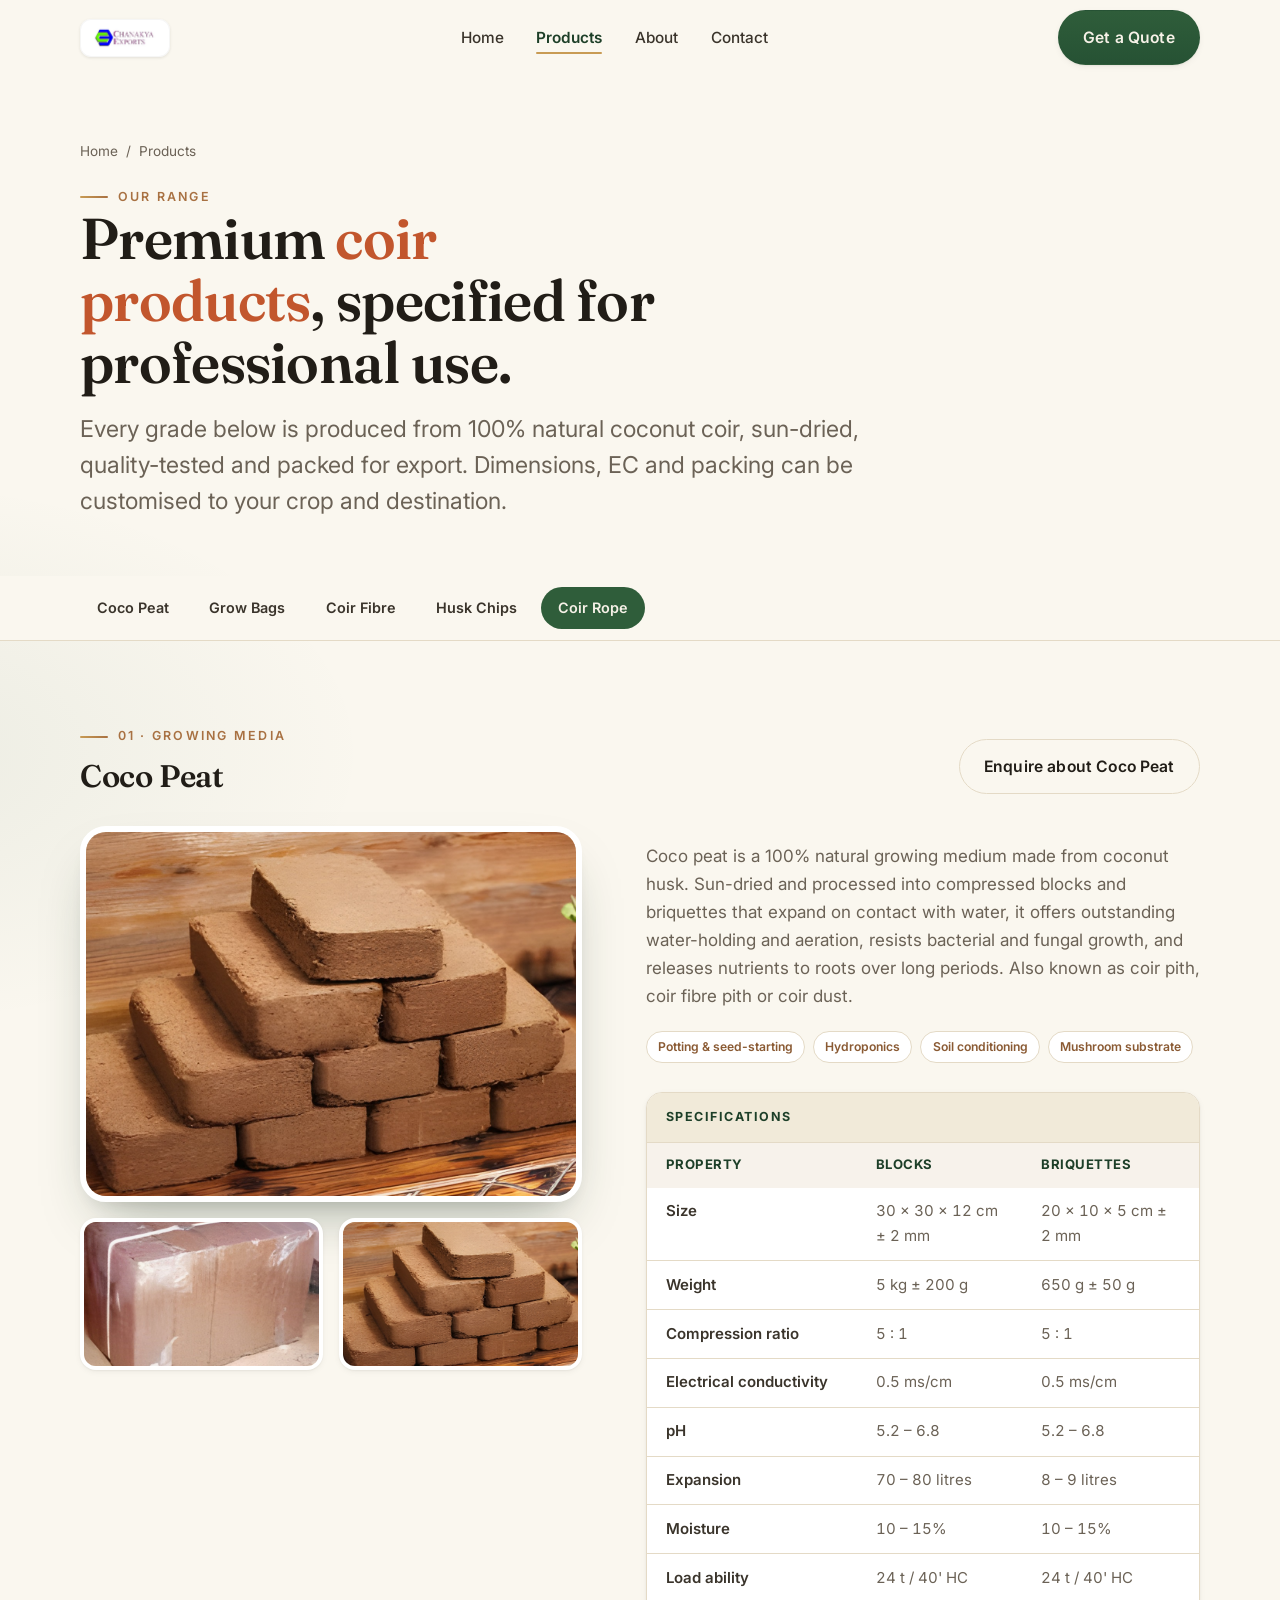
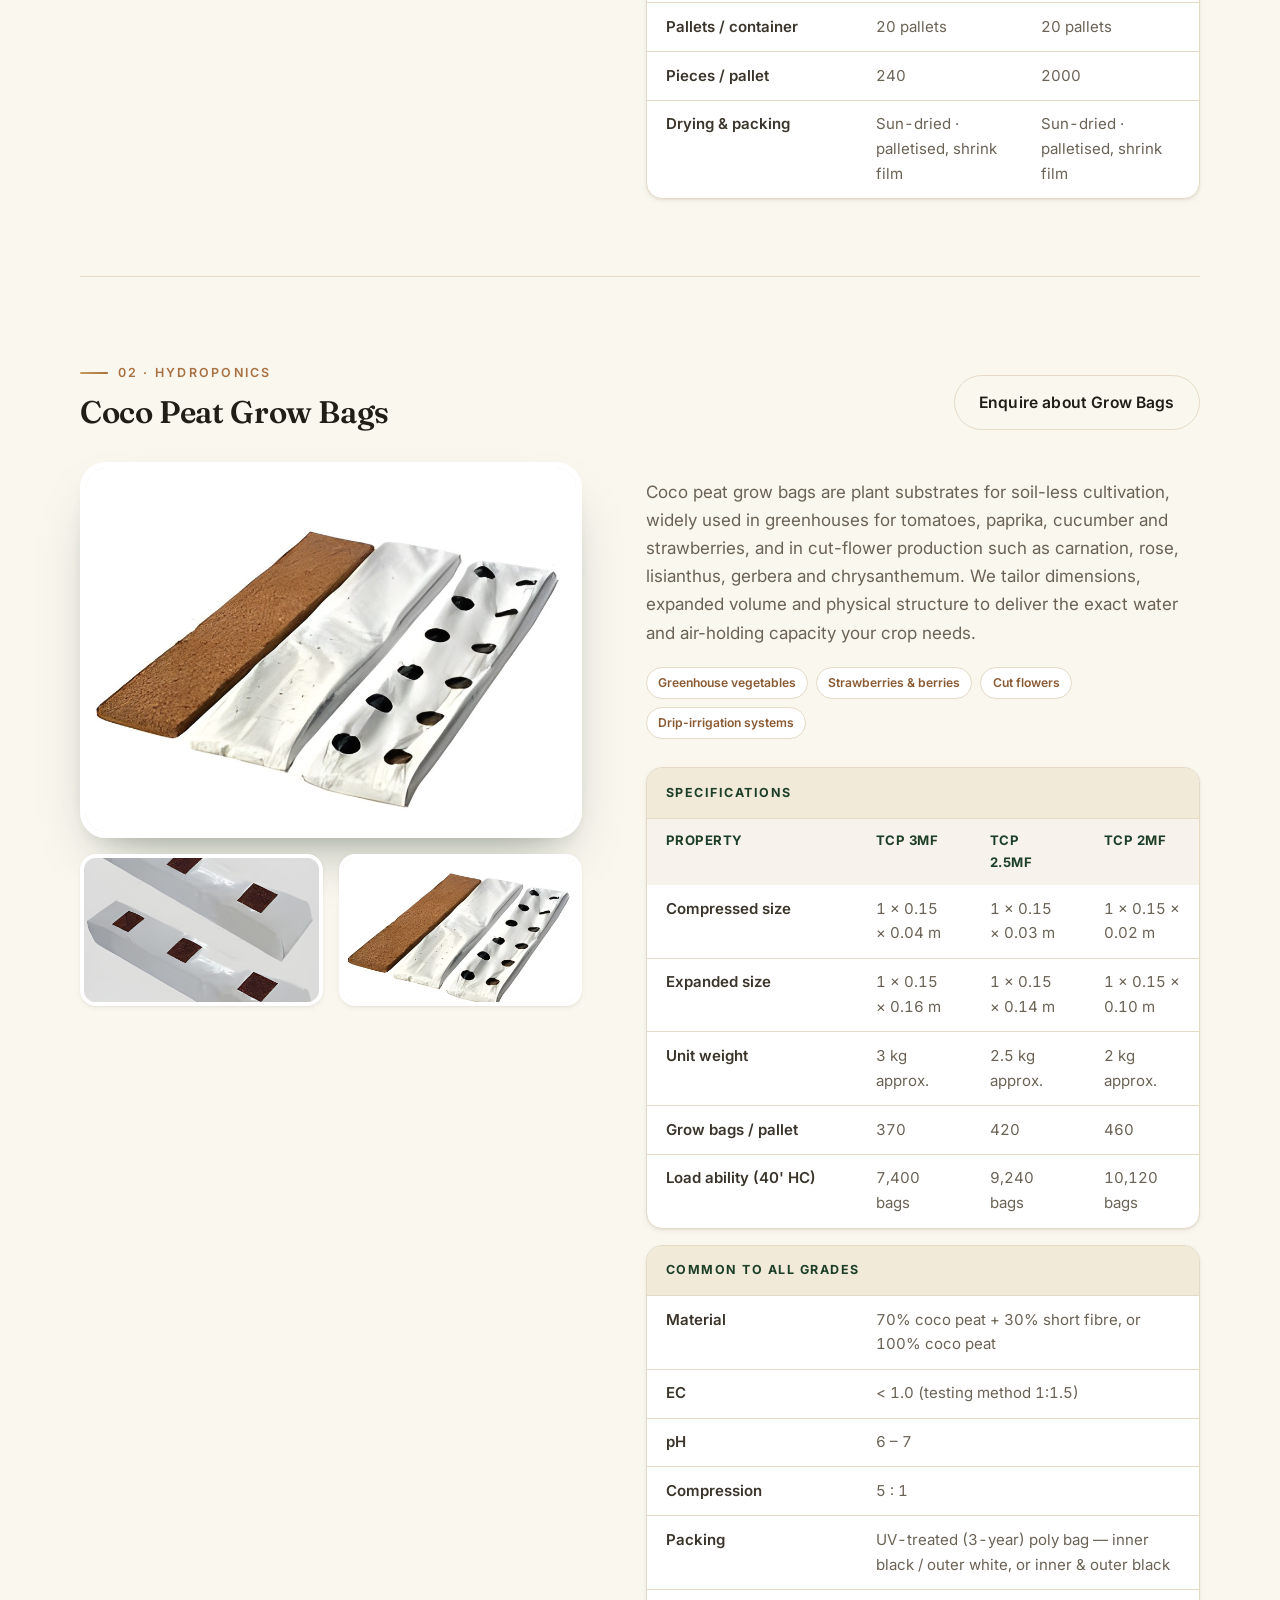
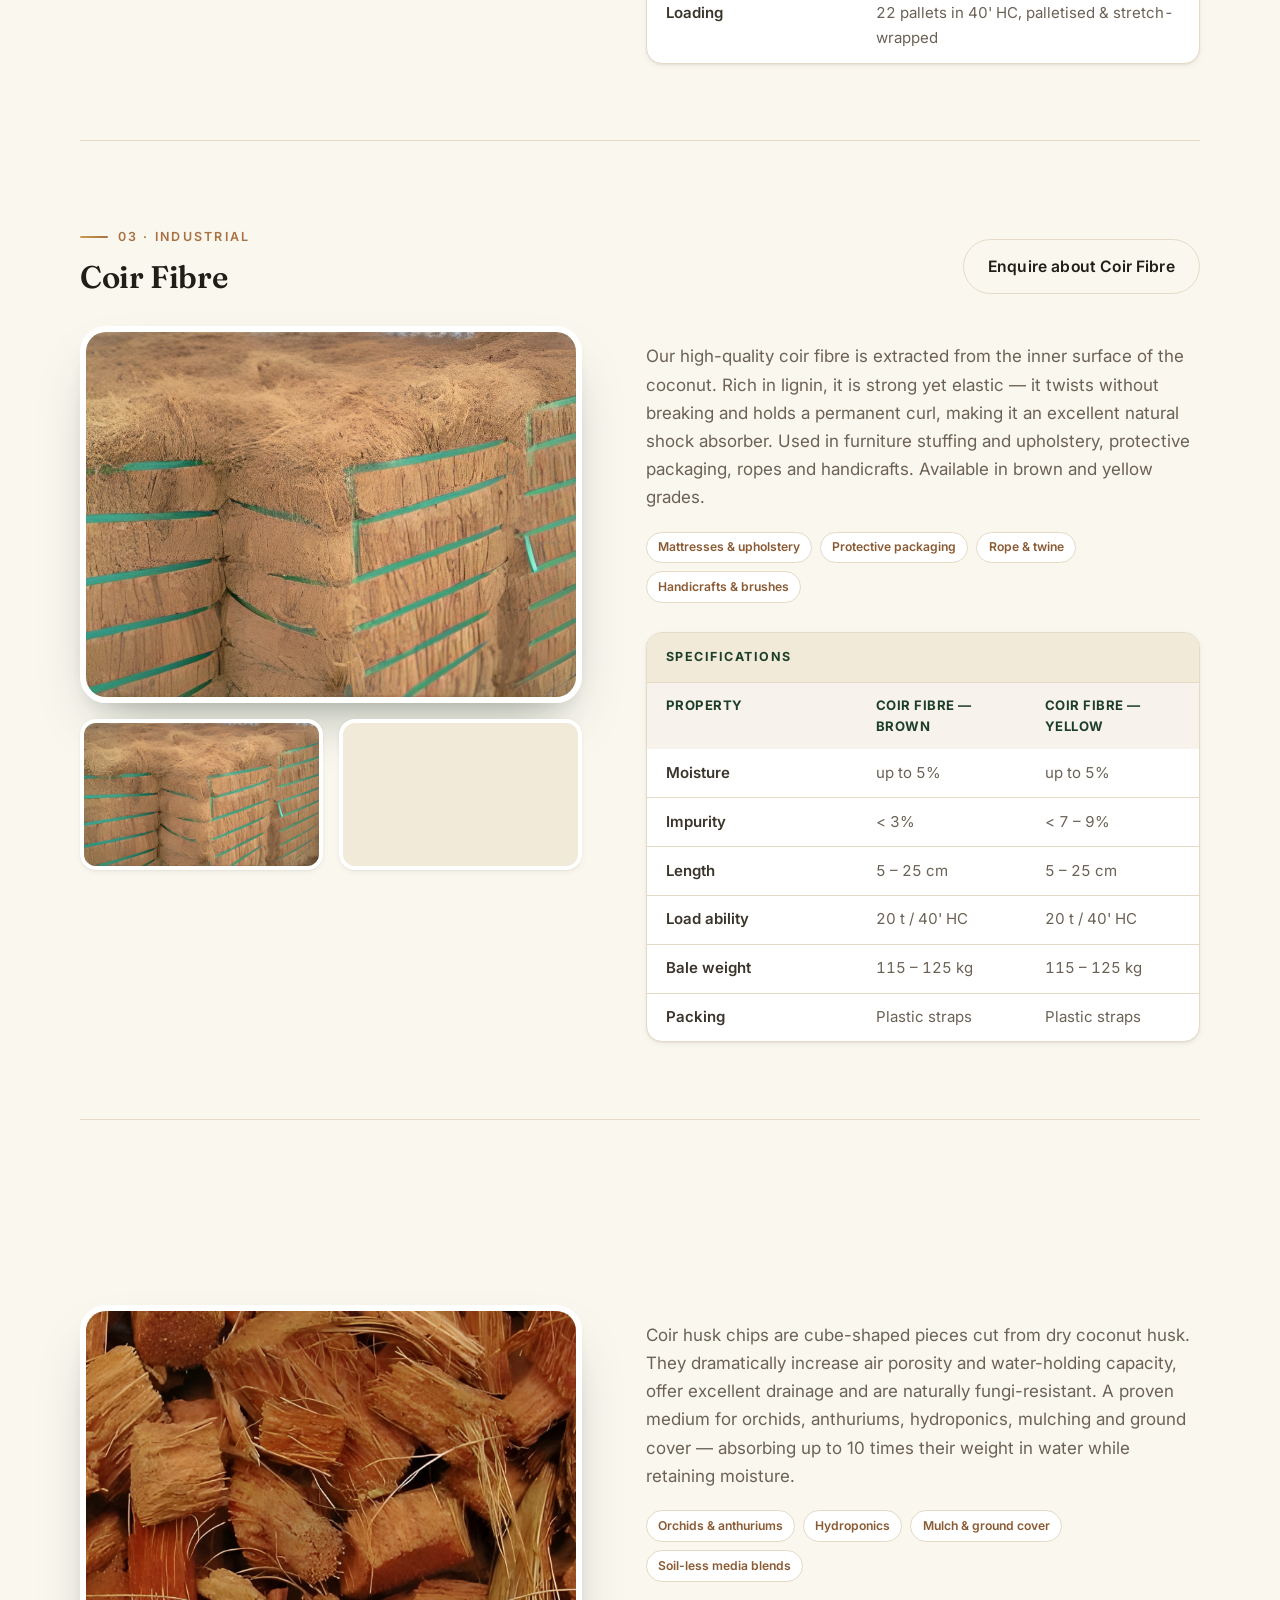
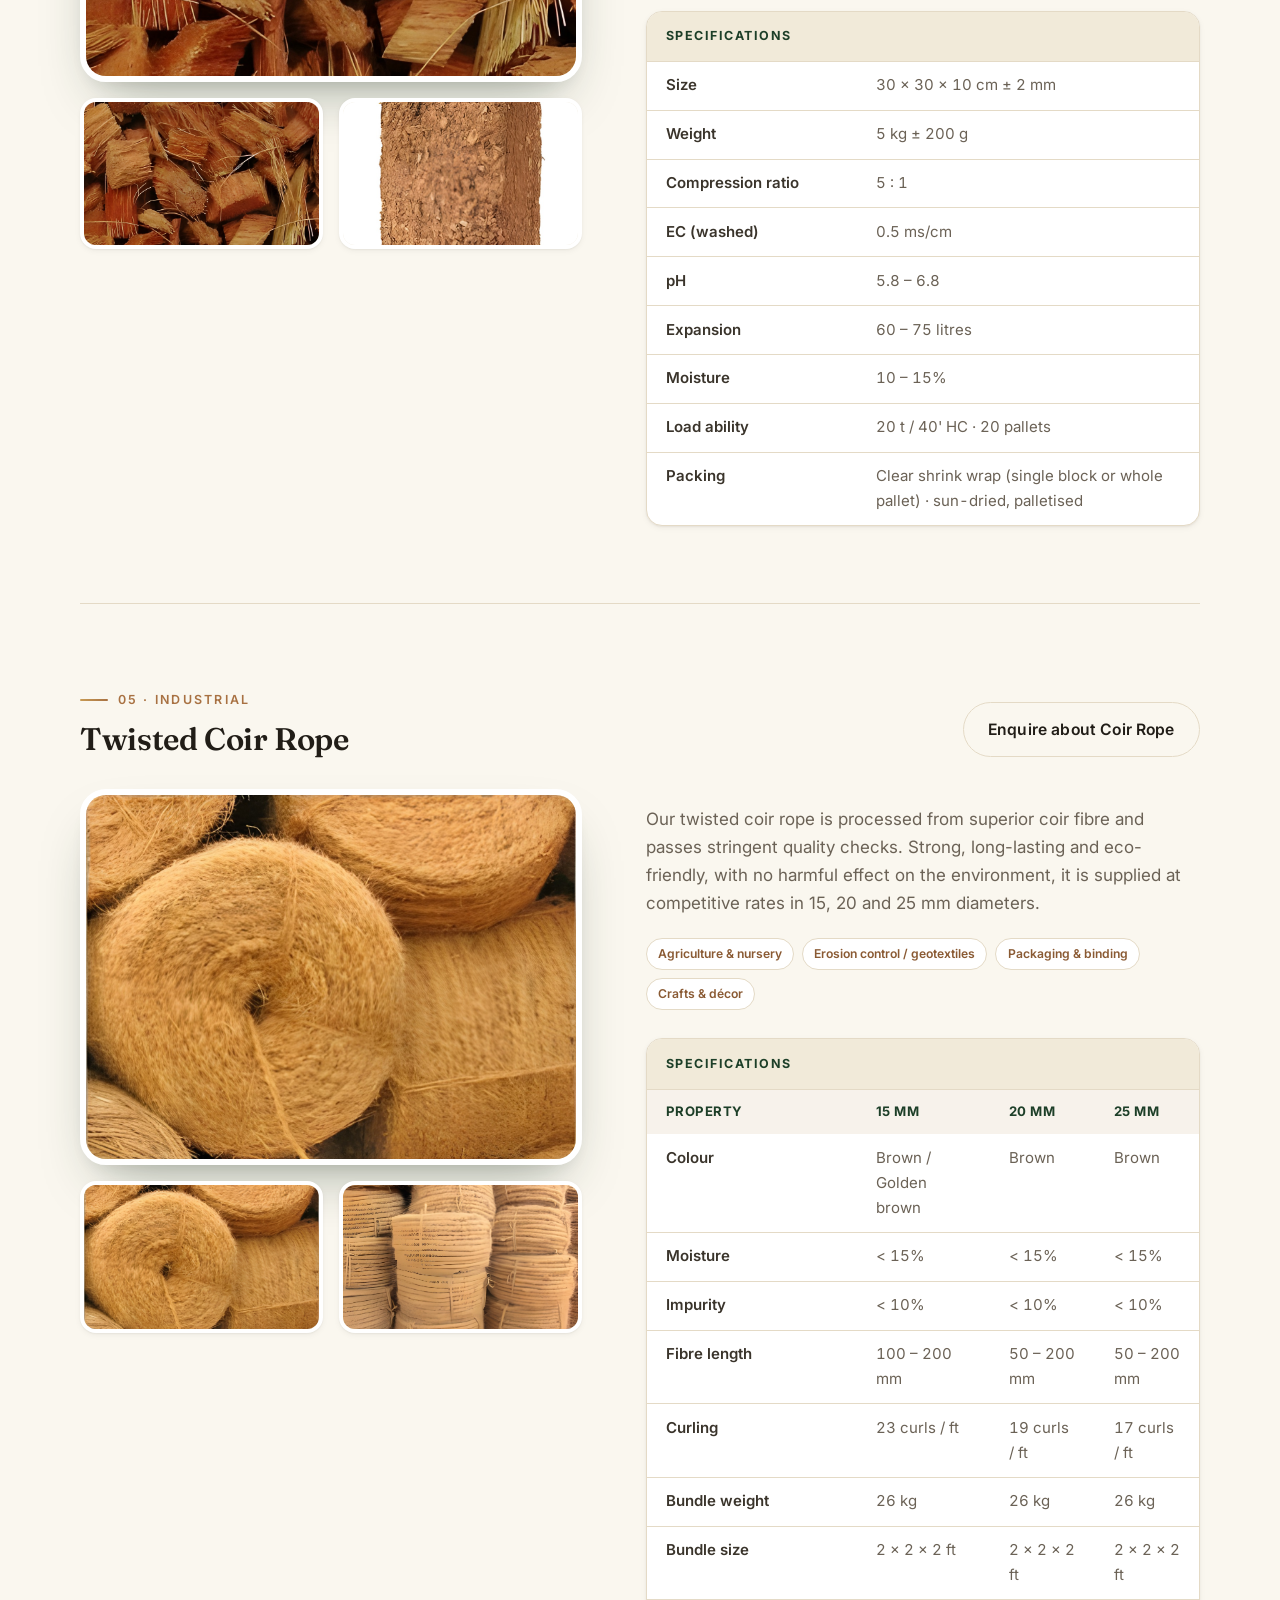
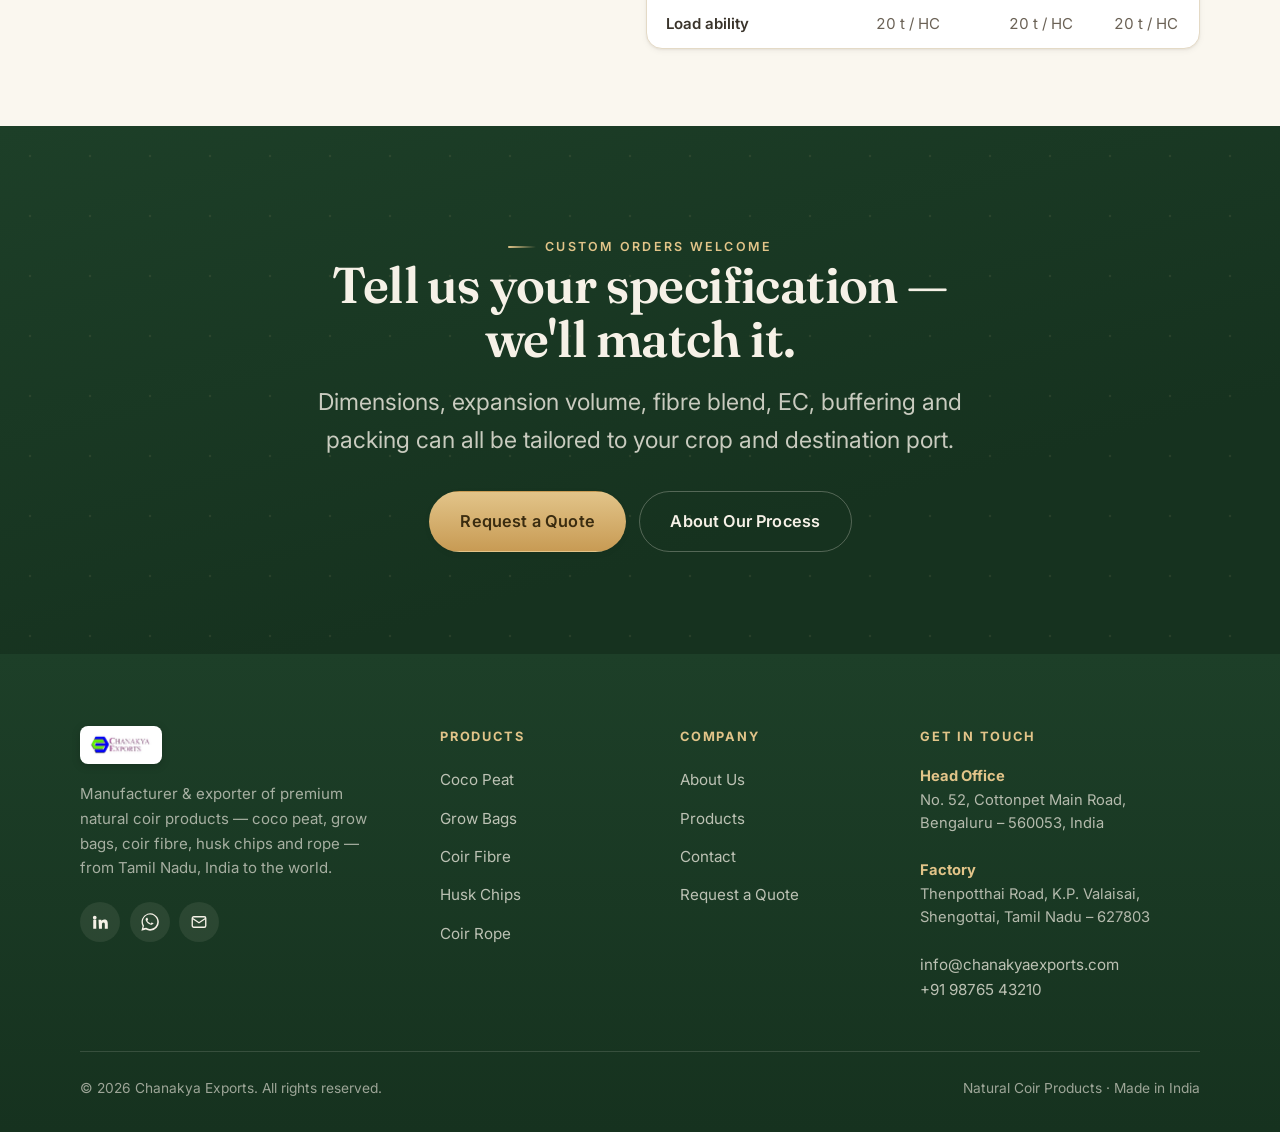
<file: products.html>
<!DOCTYPE html>
<html lang="en">
<head>
  <meta charset="UTF-8" />
  <meta name="viewport" content="width=device-width, initial-scale=1" />
  <title>Products — Coco Peat, Grow Bags, Coir Fibre, Husk Chips & Rope | Chanakya Exports</title>
  <meta name="description" content="Detailed specifications for Chanakya Exports coir products: coco peat blocks & briquettes, coco peat grow bags, brown & yellow coir fibre, coir husk chips and twisted coir rope." />
  <meta name="theme-color" content="#1d3f28" />
  <link rel="icon" href="assets/img/favicon.svg" type="image/svg+xml" />
  <link rel="preconnect" href="https://fonts.googleapis.com" />
  <link rel="preconnect" href="https://fonts.gstatic.com" crossorigin />
  <link href="https://fonts.googleapis.com/css2?family=Fraunces:ital,opsz,wght@0,9..144,400..700;1,9..144,400..600&family=Inter:wght@400;500;600;700&display=swap" rel="stylesheet" />
  <link rel="stylesheet" href="assets/css/style.css" />
</head>
<body>
  <a href="#main" class="btn btn--primary" style="position:absolute;left:-9999px;top:0;z-index:200" onfocus="this.style.left='1rem';this.style.top='1rem'" onblur="this.style.left='-9999px'">Skip to content</a>

  <header class="site-header">
    <div class="container">
      <a class="brand" href="index.html" aria-label="Chanakya Exports — home">
        <img src="assets/img/logo.png" alt="Chanakya Exports" width="124" height="46" />
      </a>
      <nav class="nav" id="nav" aria-label="Primary">
        <a href="index.html">Home</a>
        <a href="products.html" aria-current="page">Products</a>
        <a href="about.html">About</a>
        <a href="contact.html">Contact</a>
        <a class="btn btn--primary" href="contact.html#quote">Get a Quote</a>
      </nav>
      <div class="header-cta">
        <a class="btn btn--primary" href="contact.html#quote">Get a Quote</a>
        <button class="nav-toggle" aria-label="Toggle menu" aria-expanded="false" aria-controls="nav"><span></span></button>
      </div>
    </div>
  </header>

  <main id="main">
    <!-- Page hero -->
    <section class="page-hero">
      <div class="container">
        <p class="breadcrumb" data-reveal><a href="index.html">Home</a> &nbsp;/&nbsp; Products</p>
        <span class="eyebrow" data-reveal>Our range</span>
        <h1 data-reveal data-delay="1">Premium <span class="hl-husk">coir products</span>, specified for professional use.</h1>
        <p class="lead" data-reveal data-delay="2">Every grade below is produced from 100% natural coconut coir, sun-dried, quality-tested and packed for export. Dimensions, EC and packing can be customised to your crop and destination.</p>
      </div>
    </section>

    <!-- Quick nav -->
    <nav class="prodnav" aria-label="Products">
      <div class="container">
        <a href="#coco-peat" class="active">Coco Peat</a>
        <a href="#grow-bags">Grow Bags</a>
        <a href="#coir-fibre">Coir Fibre</a>
        <a href="#husk-chips">Husk Chips</a>
        <a href="#coir-rope">Coir Rope</a>
      </div>
    </nav>

    <div class="container">

      <!-- ===== 1. Coco Peat ===== -->
      <section class="product-block" id="coco-peat">
        <div class="product-head" data-reveal>
          <div>
            <span class="eyebrow">01 · Growing media</span>
            <h3 style="margin-top:.7rem">Coco Peat</h3>
          </div>
          <a class="btn btn--ghost" href="contact.html#quote">Enquire about Coco Peat</a>
        </div>
        <div class="product-layout">
          <div class="product-gallery" data-reveal="left">
            <div class="main"><img src="assets/img/cocopeat-briquettes.jpg" alt="Coco peat briquettes stacked in a pyramid" width="600" height="450" loading="lazy" /></div>
            <div class="thumbs">
              <div class="ph"><img src="assets/img/cocopeat-block.jpg" alt="Shrink-wrapped 5 kg coco peat block" width="320" height="200" loading="lazy" /></div>
              <div class="ph"><img src="assets/img/cocopeat-briquettes.jpg" alt="Close-up of coco peat briquettes" width="320" height="200" loading="lazy" /></div>
            </div>
          </div>
          <div class="product-info" data-reveal="right">
            <p>Coco peat is a 100% natural growing medium made from coconut husk. Sun-dried and processed into compressed blocks and briquettes that expand on contact with water, it offers outstanding water-holding and aeration, resists bacterial and fungal growth, and releases nutrients to roots over long periods. Also known as coir pith, coir fibre pith or coir dust.</p>
            <div class="uses">
              <span class="chip">Potting &amp; seed-starting</span>
              <span class="chip">Hydroponics</span>
              <span class="chip">Soil conditioning</span>
              <span class="chip">Mushroom substrate</span>
            </div>
            <div class="spec-wrap">
              <div class="cap">Specifications</div>
              <table class="spec">
                <thead><tr><th scope="col">Property</th><th scope="col">Blocks</th><th scope="col">Briquettes</th></tr></thead>
                <tbody>
                  <tr><th scope="row">Size</th><td>30 × 30 × 12 cm ± 2 mm</td><td>20 × 10 × 5 cm ± 2 mm</td></tr>
                  <tr><th scope="row">Weight</th><td>5 kg ± 200 g</td><td>650 g ± 50 g</td></tr>
                  <tr><th scope="row">Compression ratio</th><td>5 : 1</td><td>5 : 1</td></tr>
                  <tr><th scope="row">Electrical conductivity</th><td>0.5 ms/cm</td><td>0.5 ms/cm</td></tr>
                  <tr><th scope="row">pH</th><td>5.2 – 6.8</td><td>5.2 – 6.8</td></tr>
                  <tr><th scope="row">Expansion</th><td>70 – 80 litres</td><td>8 – 9 litres</td></tr>
                  <tr><th scope="row">Moisture</th><td>10 – 15%</td><td>10 – 15%</td></tr>
                  <tr><th scope="row">Load ability</th><td>24 t / 40' HC</td><td>24 t / 40' HC</td></tr>
                  <tr><th scope="row">Pallets / container</th><td>20 pallets</td><td>20 pallets</td></tr>
                  <tr><th scope="row">Pieces / pallet</th><td>240</td><td>2000</td></tr>
                  <tr><th scope="row">Drying &amp; packing</th><td>Sun-dried · palletised, shrink film</td><td>Sun-dried · palletised, shrink film</td></tr>
                </tbody>
              </table>
            </div>
          </div>
        </div>
      </section>

      <!-- ===== 2. Grow Bags ===== -->
      <section class="product-block" id="grow-bags">
        <div class="product-head" data-reveal>
          <div>
            <span class="eyebrow">02 · Hydroponics</span>
            <h3 style="margin-top:.7rem">Coco Peat Grow Bags</h3>
          </div>
          <a class="btn btn--ghost" href="contact.html#quote">Enquire about Grow Bags</a>
        </div>
        <div class="product-layout">
          <div class="product-gallery" data-reveal="left">
            <div class="main"><img src="assets/img/growbag.jpg" alt="Coco peat grow bag with pre-cut planting holes" width="600" height="450" loading="lazy" /></div>
            <div class="thumbs">
              <div class="ph"><img src="assets/img/growbag-expanded.jpg" alt="Expanded coco peat grow bags" width="320" height="200" loading="lazy" /></div>
              <div class="ph"><img src="assets/img/growbag.jpg" alt="Grow bag with drainage and planting holes" width="320" height="200" loading="lazy" /></div>
            </div>
          </div>
          <div class="product-info" data-reveal="right">
            <p>Coco peat grow bags are plant substrates for soil-less cultivation, widely used in greenhouses for tomatoes, paprika, cucumber and strawberries, and in cut-flower production such as carnation, rose, lisianthus, gerbera and chrysanthemum. We tailor dimensions, expanded volume and physical structure to deliver the exact water and air-holding capacity your crop needs.</p>
            <div class="uses">
              <span class="chip">Greenhouse vegetables</span>
              <span class="chip">Strawberries &amp; berries</span>
              <span class="chip">Cut flowers</span>
              <span class="chip">Drip-irrigation systems</span>
            </div>
            <div class="spec-wrap">
              <div class="cap">Specifications</div>
              <table class="spec">
                <thead><tr><th scope="col">Property</th><th scope="col">TCP 3MF</th><th scope="col">TCP 2.5MF</th><th scope="col">TCP 2MF</th></tr></thead>
                <tbody>
                  <tr><th scope="row">Compressed size</th><td>1 × 0.15 × 0.04 m</td><td>1 × 0.15 × 0.03 m</td><td>1 × 0.15 × 0.02 m</td></tr>
                  <tr><th scope="row">Expanded size</th><td>1 × 0.15 × 0.16 m</td><td>1 × 0.15 × 0.14 m</td><td>1 × 0.15 × 0.10 m</td></tr>
                  <tr><th scope="row">Unit weight</th><td>3 kg approx.</td><td>2.5 kg approx.</td><td>2 kg approx.</td></tr>
                  <tr><th scope="row">Grow bags / pallet</th><td>370</td><td>420</td><td>460</td></tr>
                  <tr><th scope="row">Load ability (40' HC)</th><td>7,400 bags</td><td>9,240 bags</td><td>10,120 bags</td></tr>
                </tbody>
              </table>
            </div>
            <div class="spec-wrap" style="margin-top:1rem">
              <div class="cap">Common to all grades</div>
              <table class="spec">
                <tbody>
                  <tr><th scope="row">Material</th><td>70% coco peat + 30% short fibre, or 100% coco peat</td></tr>
                  <tr><th scope="row">EC</th><td>&lt; 1.0 (testing method 1:1.5)</td></tr>
                  <tr><th scope="row">pH</th><td>6 – 7</td></tr>
                  <tr><th scope="row">Compression</th><td>5 : 1</td></tr>
                  <tr><th scope="row">Packing</th><td>UV-treated (3-year) poly bag — inner black / outer white, or inner &amp; outer black</td></tr>
                  <tr><th scope="row">Loading</th><td>22 pallets in 40' HC, palletised &amp; stretch-wrapped</td></tr>
                </tbody>
              </table>
            </div>
          </div>
        </div>
      </section>

      <!-- ===== 3. Coir Fibre ===== -->
      <section class="product-block" id="coir-fibre">
        <div class="product-head" data-reveal>
          <div>
            <span class="eyebrow">03 · Industrial</span>
            <h3 style="margin-top:.7rem">Coir Fibre</h3>
          </div>
          <a class="btn btn--ghost" href="contact.html#quote">Enquire about Coir Fibre</a>
        </div>
        <div class="product-layout">
          <div class="product-gallery" data-reveal="left">
            <div class="main"><img src="assets/img/coirfiber-brown.jpg" alt="Stacked bales of brown coir fibre" width="600" height="450" loading="lazy" /></div>
            <div class="thumbs">
              <div class="ph"><img src="assets/img/coirfiber-brown.jpg" alt="Brown coir fibre bales" width="320" height="200" loading="lazy" /></div>
              <div class="ph"><img src="assets/img/coirfiber-yellow.jpg" alt="Yellow coir fibre bale" width="320" height="200" loading="lazy" /></div>
            </div>
          </div>
          <div class="product-info" data-reveal="right">
            <p>Our high-quality coir fibre is extracted from the inner surface of the coconut. Rich in lignin, it is strong yet elastic — it twists without breaking and holds a permanent curl, making it an excellent natural shock absorber. Used in furniture stuffing and upholstery, protective packaging, ropes and handicrafts. Available in brown and yellow grades.</p>
            <div class="uses">
              <span class="chip">Mattresses &amp; upholstery</span>
              <span class="chip">Protective packaging</span>
              <span class="chip">Rope &amp; twine</span>
              <span class="chip">Handicrafts &amp; brushes</span>
            </div>
            <div class="spec-wrap">
              <div class="cap">Specifications</div>
              <table class="spec">
                <thead><tr><th scope="col">Property</th><th scope="col">Coir Fibre — Brown</th><th scope="col">Coir Fibre — Yellow</th></tr></thead>
                <tbody>
                  <tr><th scope="row">Moisture</th><td>up to 5%</td><td>up to 5%</td></tr>
                  <tr><th scope="row">Impurity</th><td>&lt; 3%</td><td>&lt; 7 – 9%</td></tr>
                  <tr><th scope="row">Length</th><td>5 – 25 cm</td><td>5 – 25 cm</td></tr>
                  <tr><th scope="row">Load ability</th><td>20 t / 40' HC</td><td>20 t / 40' HC</td></tr>
                  <tr><th scope="row">Bale weight</th><td>115 – 125 kg</td><td>115 – 125 kg</td></tr>
                  <tr><th scope="row">Packing</th><td>Plastic straps</td><td>Plastic straps</td></tr>
                </tbody>
              </table>
            </div>
          </div>
        </div>
      </section>

      <!-- ===== 4. Husk Chips ===== -->
      <section class="product-block" id="husk-chips">
        <div class="product-head" data-reveal>
          <div>
            <span class="eyebrow">04 · Growing media</span>
            <h3 style="margin-top:.7rem">Coir Husk Chips</h3>
          </div>
          <a class="btn btn--ghost" href="contact.html#quote">Enquire about Husk Chips</a>
        </div>
        <div class="product-layout">
          <div class="product-gallery" data-reveal="left">
            <div class="main"><img src="assets/img/huskchips.jpg" alt="Loose cube-cut coir husk chips" width="600" height="450" loading="lazy" /></div>
            <div class="thumbs">
              <div class="ph"><img src="assets/img/huskchips.jpg" alt="Coir husk chips texture" width="320" height="200" loading="lazy" /></div>
              <div class="ph"><img src="assets/img/huskchips-block.jpg" alt="Compressed husk chip block" width="320" height="200" loading="lazy" /></div>
            </div>
          </div>
          <div class="product-info" data-reveal="right">
            <p>Coir husk chips are cube-shaped pieces cut from dry coconut husk. They dramatically increase air porosity and water-holding capacity, offer excellent drainage and are naturally fungi-resistant. A proven medium for orchids, anthuriums, hydroponics, mulching and ground cover — absorbing up to 10 times their weight in water while retaining moisture.</p>
            <div class="uses">
              <span class="chip">Orchids &amp; anthuriums</span>
              <span class="chip">Hydroponics</span>
              <span class="chip">Mulch &amp; ground cover</span>
              <span class="chip">Soil-less media blends</span>
            </div>
            <div class="spec-wrap">
              <div class="cap">Specifications</div>
              <table class="spec">
                <tbody>
                  <tr><th scope="row">Size</th><td>30 × 30 × 10 cm ± 2 mm</td></tr>
                  <tr><th scope="row">Weight</th><td>5 kg ± 200 g</td></tr>
                  <tr><th scope="row">Compression ratio</th><td>5 : 1</td></tr>
                  <tr><th scope="row">EC (washed)</th><td>0.5 ms/cm</td></tr>
                  <tr><th scope="row">pH</th><td>5.8 – 6.8</td></tr>
                  <tr><th scope="row">Expansion</th><td>60 – 75 litres</td></tr>
                  <tr><th scope="row">Moisture</th><td>10 – 15%</td></tr>
                  <tr><th scope="row">Load ability</th><td>20 t / 40' HC · 20 pallets</td></tr>
                  <tr><th scope="row">Packing</th><td>Clear shrink wrap (single block or whole pallet) · sun-dried, palletised</td></tr>
                </tbody>
              </table>
            </div>
          </div>
        </div>
      </section>

      <!-- ===== 5. Coir Rope ===== -->
      <section class="product-block" id="coir-rope">
        <div class="product-head" data-reveal>
          <div>
            <span class="eyebrow">05 · Industrial</span>
            <h3 style="margin-top:.7rem">Twisted Coir Rope</h3>
          </div>
          <a class="btn btn--ghost" href="contact.html#quote">Enquire about Coir Rope</a>
        </div>
        <div class="product-layout">
          <div class="product-gallery" data-reveal="left">
            <div class="main"><img src="assets/img/coirrope.jpg" alt="Coils of twisted coir rope" width="600" height="450" loading="lazy" /></div>
            <div class="thumbs">
              <div class="ph"><img src="assets/img/coirrope.jpg" alt="Round coils of coir rope" width="320" height="200" loading="lazy" /></div>
              <div class="ph"><img src="assets/img/coirrope-stacked.jpg" alt="Bundles of coir rope stacked" width="320" height="200" loading="lazy" /></div>
            </div>
          </div>
          <div class="product-info" data-reveal="right">
            <p>Our twisted coir rope is processed from superior coir fibre and passes stringent quality checks. Strong, long-lasting and eco-friendly, with no harmful effect on the environment, it is supplied at competitive rates in 15, 20 and 25 mm diameters.</p>
            <div class="uses">
              <span class="chip">Agriculture &amp; nursery</span>
              <span class="chip">Erosion control / geotextiles</span>
              <span class="chip">Packaging &amp; binding</span>
              <span class="chip">Crafts &amp; décor</span>
            </div>
            <div class="spec-wrap">
              <div class="cap">Specifications</div>
              <table class="spec">
                <thead><tr><th scope="col">Property</th><th scope="col">15 mm</th><th scope="col">20 mm</th><th scope="col">25 mm</th></tr></thead>
                <tbody>
                  <tr><th scope="row">Colour</th><td>Brown / Golden brown</td><td>Brown</td><td>Brown</td></tr>
                  <tr><th scope="row">Moisture</th><td>&lt; 15%</td><td>&lt; 15%</td><td>&lt; 15%</td></tr>
                  <tr><th scope="row">Impurity</th><td>&lt; 10%</td><td>&lt; 10%</td><td>&lt; 10%</td></tr>
                  <tr><th scope="row">Fibre length</th><td>100 – 200 mm</td><td>50 – 200 mm</td><td>50 – 200 mm</td></tr>
                  <tr><th scope="row">Curling</th><td>23 curls / ft</td><td>19 curls / ft</td><td>17 curls / ft</td></tr>
                  <tr><th scope="row">Bundle weight</th><td>26 kg</td><td>26 kg</td><td>26 kg</td></tr>
                  <tr><th scope="row">Bundle size</th><td>2 × 2 × 2 ft</td><td>2 × 2 × 2 ft</td><td>2 × 2 × 2 ft</td></tr>
                  <tr><th scope="row">Load ability</th><td>20 t / HC</td><td>20 t / HC</td><td>20 t / HC</td></tr>
                </tbody>
              </table>
            </div>
          </div>
        </div>
      </section>

    </div>

    <!-- CTA band -->
    <section class="section cta-band bg-forest">
      <div class="container">
        <span class="eyebrow" data-reveal>Custom orders welcome</span>
        <h2 data-reveal data-delay="1">Tell us your specification — we'll match it.</h2>
        <p data-reveal data-delay="2">Dimensions, expansion volume, fibre blend, EC, buffering and packing can all be tailored to your crop and destination port.</p>
        <div class="hero-actions" data-reveal data-delay="3">
          <a class="btn btn--gold btn--lg" href="contact.html#quote">Request a Quote</a>
          <a class="btn btn--ghost btn--lg" href="about.html">About Our Process</a>
        </div>
      </div>
    </section>
  </main>

  <footer class="site-footer">
    <div class="container">
      <div class="footer-grid">
        <div class="footer-brand">
          <a class="brand" href="index.html" aria-label="Chanakya Exports — home">
            <img src="assets/img/logo.png" alt="Chanakya Exports" width="150" height="55" style="background:#fff;border-radius:8px;padding:6px" />
          </a>
          <p>Manufacturer &amp; exporter of premium natural coir products — coco peat, grow bags, coir fibre, husk chips and rope — from Tamil Nadu, India to the world.</p>
          <div class="footer-social">
            <a href="#" aria-label="LinkedIn"><svg viewBox="0 0 24 24" fill="currentColor"><path d="M4.98 3.5a2.5 2.5 0 1 1 0 5 2.5 2.5 0 0 1 0-5ZM3 9h4v12H3zM10 9h3.8v1.7h.05c.53-.95 1.83-1.95 3.77-1.95 4.03 0 4.78 2.6 4.78 6V21h-4v-5.3c0-1.27-.02-2.9-1.77-2.9-1.77 0-2.04 1.38-2.04 2.8V21h-4z"/></svg></a>
            <a href="#" aria-label="WhatsApp"><svg viewBox="0 0 24 24" fill="currentColor"><path d="M.5 23.5l1.65-6A11.5 11.5 0 1 1 12 23.5a11.6 11.6 0 0 1-5.6-1.43L.5 23.5Zm6.2-3.9.36.21a9.6 9.6 0 1 0-3.27-3.3l.23.37-.98 3.57 3.66-.85ZM17.4 14.3c-.16-.27-.6-.43-1.25-.75s-1.5-.74-1.73-.82-.4-.12-.56.13-.64.81-.79.98-.29.18-.54.06a7.8 7.8 0 0 1-2.3-1.42 8.6 8.6 0 0 1-1.59-1.98c-.17-.29 0-.42.13-.57s.27-.31.4-.47a1.8 1.8 0 0 0 .27-.45.5.5 0 0 0 0-.47c-.06-.13-.56-1.35-.77-1.85s-.41-.42-.56-.43h-.48a.92.92 0 0 0-.67.31 2.8 2.8 0 0 0-.87 2.07 4.85 4.85 0 0 0 1.02 2.58 11.1 11.1 0 0 0 4.27 3.77c2.55 1 2.55.67 3.01.63a2.55 2.55 0 0 0 1.7-1.2 2.1 2.1 0 0 0 .15-1.2Z"/></svg></a>
            <a href="#" aria-label="Email"><svg viewBox="0 0 24 24" fill="none" stroke="currentColor" stroke-width="1.8"><rect x="3" y="5" width="18" height="14" rx="2"/><path d="m3 7 9 6 9-6"/></svg></a>
          </div>
        </div>
        <div class="footer-col">
          <h5>Products</h5>
          <ul>
            <li><a href="products.html#coco-peat">Coco Peat</a></li>
            <li><a href="products.html#grow-bags">Grow Bags</a></li>
            <li><a href="products.html#coir-fibre">Coir Fibre</a></li>
            <li><a href="products.html#husk-chips">Husk Chips</a></li>
            <li><a href="products.html#coir-rope">Coir Rope</a></li>
          </ul>
        </div>
        <div class="footer-col">
          <h5>Company</h5>
          <ul>
            <li><a href="about.html">About Us</a></li>
            <li><a href="products.html">Products</a></li>
            <li><a href="contact.html">Contact</a></li>
            <li><a href="contact.html#quote">Request a Quote</a></li>
          </ul>
        </div>
        <div class="footer-col">
          <h5>Get in touch</h5>
          <address>
            <strong style="color:var(--gold-soft)">Head Office</strong><br>
            No. 52, Cottonpet Main Road,<br>Bengaluru – 560053, India<br><br>
            <strong style="color:var(--gold-soft)">Factory</strong><br>
            Thenpotthai Road, K.P. Valaisai,<br>Shengottai, Tamil Nadu – 627803<br><br>
            <a href="mailto:info@chanakyaexports.com">info@chanakyaexports.com</a><br>
            <a href="tel:+919876543210">+91 98765 43210</a>
          </address>
        </div>
      </div>
      <div class="footer-bottom">
        <span>© <span id="year">2026</span> Chanakya Exports. All rights reserved.</span>
        <span>Natural Coir Products · Made in India</span>
      </div>
    </div>
  </footer>

  <script src="assets/js/main.js" defer></script>
</body>
</html>
</file>
<file: assets/css/style.css>
/* ============================================================
   Chanakya Exports — Coir Products
   Design system: "Earthy Natural Premium"
   ============================================================ */

/* ---------- Design Tokens ---------- */
:root {
  /* Brand / earth palette */
  --forest-900: #16321f;
  --forest-800: #1d3f28;
  --forest-700: #265234;
  --forest-600: #2f5d3a;
  --forest-500: #3c7049;
  --moss-400:   #6f9b6a;

  --coir-700: #8a5a33;
  --coir-600: #a87142;
  --coir-500: #b9844f;
  --sand-300: #d8c3a5;
  --sand-200: #e7d8c0;

  --gold:     #c89b54;
  --gold-soft:#e2c489;

  --cream:  #f6f1e7;
  --paper:  #faf7ef;
  --paper-2:#f1ead9;

  --ink:    #211d17;
  --ink-soft:#3a342b;
  --muted:  #6b6256;
  --line:   #e4dac6;

  --white: #ffffff;

  /* Semantic */
  --bg: var(--paper);
  --surface: var(--white);
  --text: var(--ink);
  --text-muted: var(--muted);
  --primary: var(--forest-600);
  --primary-dark: var(--forest-800);
  --accent: var(--gold);

  /* Typography */
  --font-display: "Fraunces", Georgia, "Times New Roman", serif;
  --font-body: "Inter", system-ui, -apple-system, "Segoe UI", Roboto, sans-serif;

  /* Fluid type scale */
  --fs-eyebrow: 0.78rem;
  --fs-body: 1.0625rem;
  --fs-lead: clamp(1.15rem, 0.9rem + 1vw, 1.45rem);
  --fs-h4: clamp(1.1rem, 1rem + 0.6vw, 1.35rem);
  --fs-h3: clamp(1.4rem, 1.15rem + 1.1vw, 1.95rem);
  --fs-h2: clamp(2rem, 1.5rem + 2.2vw, 3.15rem);
  --fs-h1: clamp(2.6rem, 1.8rem + 3.6vw, 4.6rem);

  /* Spacing scale (8pt) */
  --sp-1: 0.5rem;
  --sp-2: 1rem;
  --sp-3: 1.5rem;
  --sp-4: 2rem;
  --sp-5: 3rem;
  --sp-6: 4rem;
  --sp-7: 6rem;
  --sp-8: 8rem;

  --container: 1200px;
  --container-narrow: 880px;

  --radius-sm: 8px;
  --radius: 16px;
  --radius-lg: 26px;
  --radius-pill: 999px;

  --shadow-sm: 0 1px 2px rgba(33,29,23,.06), 0 2px 6px rgba(33,29,23,.05);
  --shadow:    0 10px 30px -12px rgba(33,29,23,.22), 0 4px 10px -6px rgba(33,29,23,.12);
  --shadow-lg: 0 28px 60px -24px rgba(22,50,31,.40), 0 10px 24px -14px rgba(33,29,23,.20);

  --ease: cubic-bezier(.22,.61,.36,1);
  --ease-out: cubic-bezier(.16,1,.3,1);
  --t-fast: 180ms;
  --t-med: 320ms;

  --header-h: 76px;
}

/* ---------- Reset / Base ---------- */
*, *::before, *::after { box-sizing: border-box; }
* { margin: 0; }
html { -webkit-text-size-adjust: 100%; scroll-behavior: smooth; }
@media (prefers-reduced-motion: reduce) { html { scroll-behavior: auto; } }

body {
  font-family: var(--font-body);
  font-size: var(--fs-body);
  line-height: 1.65;
  color: var(--text);
  background-color: var(--bg);
  background-image:
    radial-gradient(1200px 600px at 80% -10%, rgba(200,155,84,.10), transparent 60%),
    radial-gradient(900px 500px at -10% 10%, rgba(47,93,58,.07), transparent 55%);
  -webkit-font-smoothing: antialiased;
  text-rendering: optimizeLegibility;
  overflow-x: hidden;
}

img { display: block; max-width: 100%; height: auto; }
a { color: inherit; text-decoration: none; }
ul { list-style: none; padding: 0; }
button { font: inherit; cursor: pointer; }

h1, h2, h3, h4 {
  font-family: var(--font-display);
  font-weight: 600;
  line-height: 1.08;
  letter-spacing: -0.012em;
  color: var(--ink);
  font-optical-sizing: auto;
}
h1 { font-size: var(--fs-h1); }
h2 { font-size: var(--fs-h2); }
h3 { font-size: var(--fs-h3); line-height: 1.15; }
h4 { font-size: var(--fs-h4); line-height: 1.25; }

::selection { background: var(--forest-600); color: var(--cream); }

:focus-visible {
  outline: 3px solid var(--forest-500);
  outline-offset: 3px;
  border-radius: 4px;
}

/* ---------- Layout ---------- */
.container { width: 100%; max-width: var(--container); margin-inline: auto; padding-inline: clamp(1.15rem, 4vw, 2.5rem); }
.narrow { max-width: var(--container-narrow); }
.section { padding-block: clamp(3.5rem, 8vw, 7rem); position: relative; }
.section--tight { padding-block: clamp(2.5rem, 5vw, 4rem); }

.bg-cream { background: var(--cream); }
.bg-paper2 { background: var(--paper-2); }
.bg-forest {
  background: linear-gradient(165deg, var(--forest-800), var(--forest-900) 70%);
  color: var(--cream);
}
.bg-forest h2, .bg-forest h3, .bg-forest h4 { color: var(--cream); }

/* ---------- Eyebrow / section heading ---------- */
.eyebrow {
  display: inline-flex; align-items: center; gap: .6rem;
  font-family: var(--font-body);
  font-size: var(--fs-eyebrow);
  font-weight: 600;
  letter-spacing: .18em;
  text-transform: uppercase;
  color: var(--coir-600);
}
.eyebrow::before {
  content: ""; width: 28px; height: 2px; border-radius: 2px;
  background: linear-gradient(90deg, var(--gold), var(--coir-600));
}
.bg-forest .eyebrow { color: var(--gold-soft); }
.bg-forest .eyebrow::before { background: linear-gradient(90deg, var(--gold-soft), transparent); }

.section-head { max-width: 680px; }
.section-head.center { margin-inline: auto; text-align: center; }
.section-head.center .eyebrow { justify-content: center; }
.section-head .lead { margin-top: 1rem; color: var(--text-muted); font-size: var(--fs-lead); }
.bg-forest .lead { color: rgba(246,241,231,.78); }
.section-head h2 { margin-top: .9rem; }

.lead { font-size: var(--fs-lead); line-height: 1.55; color: var(--text-muted); }

/* ---------- Buttons ---------- */
.btn {
  --btn-bg: var(--forest-600);
  --btn-fg: var(--cream);
  display: inline-flex; align-items: center; justify-content: center; gap: .55rem;
  font-weight: 600; font-size: .98rem; letter-spacing: .01em;
  padding: .85rem 1.5rem; min-height: 48px;
  background: var(--btn-bg); color: var(--btn-fg);
  border: 1px solid transparent; border-radius: var(--radius-pill);
  box-shadow: var(--shadow-sm);
  transition: transform var(--t-fast) var(--ease), box-shadow var(--t-fast) var(--ease), background var(--t-fast) var(--ease);
  will-change: transform;
}
.btn svg { width: 1.05em; height: 1.05em; }
.btn:hover { transform: translateY(-2px); box-shadow: var(--shadow); }
.btn:active { transform: translateY(0); }
.btn--primary { background: linear-gradient(180deg, var(--forest-600), var(--forest-700)); }
.btn--primary:hover { background: linear-gradient(180deg, var(--forest-500), var(--forest-600)); }
.btn--gold { --btn-bg: linear-gradient(180deg, var(--gold-soft), var(--gold)); --btn-fg: #3a2c10; }
.btn--ghost {
  background: transparent; color: var(--ink);
  border-color: var(--line); box-shadow: none;
}
.btn--ghost:hover { border-color: var(--coir-500); background: rgba(184,132,79,.07); }
.bg-forest .btn--ghost { color: var(--cream); border-color: rgba(246,241,231,.28); }
.bg-forest .btn--ghost:hover { background: rgba(246,241,231,.08); border-color: rgba(246,241,231,.5); }
.btn--lg { padding: 1rem 1.9rem; min-height: 54px; font-size: 1.02rem; }
.btn--block { width: 100%; }

.textlink {
  display: inline-flex; align-items: center; gap: .45rem;
  font-weight: 600; color: var(--forest-700);
  transition: gap var(--t-fast) var(--ease), color var(--t-fast) var(--ease);
}
.textlink svg { width: 1.05em; height: 1.05em; transition: transform var(--t-fast) var(--ease); }
.textlink:hover { color: var(--coir-600); }
.textlink:hover svg { transform: translateX(4px); }

/* ---------- Header ---------- */
.site-header {
  position: fixed; inset: 0 0 auto 0; z-index: 100;
  height: var(--header-h);
  display: flex; align-items: center;
  transition: background var(--t-med) var(--ease), box-shadow var(--t-med) var(--ease), height var(--t-med) var(--ease);
}
.site-header .container { display: flex; align-items: center; justify-content: space-between; gap: 1rem; width: 100%; }
.site-header.scrolled {
  background: rgba(250,247,239,.97);
  box-shadow: 0 1px 0 var(--line), 0 8px 30px -18px rgba(33,29,23,.4);
  height: 66px;
}
.brand { display: flex; align-items: center; gap: .7rem; }
.brand img { height: 38px; width: auto; background: #fff; padding: 6px 10px; border-radius: 11px; box-shadow: 0 1px 3px rgba(33,29,23,.10), inset 0 0 0 1px rgba(33,29,23,.04); }
.footer-brand .brand img { box-shadow: 0 2px 8px rgba(0,0,0,.18); }
.brand-text { display: flex; flex-direction: column; line-height: 1; }
.brand-text strong { font-family: var(--font-display); font-size: 1.12rem; letter-spacing: .01em; color: var(--forest-800); }
.brand-text span { font-size: .64rem; letter-spacing: .26em; text-transform: uppercase; color: var(--coir-600); margin-top: 3px; }

.nav { display: flex; align-items: center; gap: .35rem; }
.nav a {
  position: relative; padding: .55rem .85rem; border-radius: var(--radius-pill);
  font-weight: 500; font-size: .96rem; color: var(--ink-soft);
  transition: color var(--t-fast) var(--ease), background var(--t-fast) var(--ease);
}
.nav a::after {
  content: ""; position: absolute; left: .85rem; right: .85rem; bottom: .35rem; height: 2px;
  background: var(--gold); border-radius: 2px; transform: scaleX(0); transform-origin: left;
  transition: transform var(--t-fast) var(--ease);
}
.nav a:hover { color: var(--forest-700); }
.nav a:hover::after, .nav a[aria-current="page"]::after { transform: scaleX(1); }
.nav a[aria-current="page"] { color: var(--forest-800); font-weight: 600; }

.nav > .btn { display: none; } /* nav CTA only used inside mobile drawer */
.header-cta { display: flex; align-items: center; gap: .6rem; }

.nav-toggle {
  display: none; width: 46px; height: 46px; border: 1px solid var(--line);
  background: var(--surface); border-radius: 12px; align-items: center; justify-content: center;
}
.nav-toggle span { position: relative; width: 20px; height: 2px; background: var(--ink); border-radius: 2px; transition: background var(--t-fast); }
.nav-toggle span::before, .nav-toggle span::after { content: ""; position: absolute; left: 0; width: 20px; height: 2px; background: var(--ink); border-radius: 2px; transition: transform var(--t-fast) var(--ease); }
.nav-toggle span::before { top: -6px; }
.nav-toggle span::after { top: 6px; }
.nav-open .nav-toggle span { background: transparent; }
.nav-open .nav-toggle span::before { transform: translateY(6px) rotate(45deg); }
.nav-open .nav-toggle span::after { transform: translateY(-6px) rotate(-45deg); }

/* ---------- Hero ---------- */
.hero {
  position: relative; padding-top: calc(var(--header-h) + clamp(2.5rem, 6vw, 5rem));
  padding-bottom: clamp(3rem, 7vw, 6rem);
  background:
    radial-gradient(120% 90% at 85% 0%, rgba(60,112,73,.18), transparent 55%),
    radial-gradient(90% 80% at 8% 100%, rgba(200,155,84,.14), transparent 55%),
    linear-gradient(180deg, var(--paper), var(--cream));
  overflow: hidden;
}
.hero::after {
  content: ""; position: absolute; inset: 0; pointer-events: none; opacity: .5;
  background-image: url("data:image/svg+xml,%3Csvg xmlns='http://www.w3.org/2000/svg' width='40' height='40' viewBox='0 0 40 40'%3E%3Cpath d='M0 39h40M39 0v40' stroke='%23b9844f' stroke-opacity='0.05' stroke-width='1'/%3E%3C/svg%3E");
}
.hero-grid { position: relative; z-index: 2; display: grid; grid-template-columns: 1.1fr minmax(340px, .9fr); gap: clamp(2rem, 5vw, 4.5rem); align-items: start; }
.hero-copy { max-width: 620px; }
.hero h1 { margin-top: 1.1rem; }
.hero h1 em { font-style: italic; color: var(--forest-600); font-weight: 500; }
.hl-husk { color: #c2562d; }
.hero .lead { margin-top: 1.4rem; max-width: 52ch; }
.hero-actions { display: flex; flex-wrap: wrap; gap: .8rem; margin-top: 2rem; }
.hero-trust { display: flex; flex-wrap: wrap; gap: 1.2rem 2rem; margin-top: 2.4rem; padding-top: 1.6rem; border-top: 1px solid var(--line); }
.hero-trust .t { display: flex; align-items: center; gap: .6rem; font-size: .92rem; color: var(--text-muted); font-weight: 500; }
.hero-trust .t svg { width: 22px; height: 22px; color: var(--forest-600); flex: none; }

/* Hero visual collage */
.hero-visual { position: relative; width: 100%; max-width: 480px; margin-left: auto; margin-top: clamp(1rem, 3vw, 2.5rem); }
.hero-collage { position: relative; width: 100%; aspect-ratio: 1 / 1.04; }
.hero-collage .pc {
  position: absolute; margin: 0; overflow: hidden;
  border: 5px solid var(--white); background: var(--paper-2);
  box-shadow: var(--shadow);
  transition: transform var(--t-med) var(--ease), box-shadow var(--t-med) var(--ease);
}
.hero-collage .pc img { width: 100%; height: 100%; object-fit: cover; display: block; }
.hero-collage .pc figcaption {
  position: absolute; inset: auto 0 0 0; padding: .55rem .4rem .45rem;
  font-family: var(--font-display); font-size: .82rem; font-weight: 600; letter-spacing: .01em;
  color: var(--white); text-align: center;
  background: linear-gradient(180deg, transparent, rgba(22,50,31,.72));
  opacity: 0; transform: translateY(6px); transition: opacity var(--t-med) var(--ease), transform var(--t-med) var(--ease);
}
.hero-collage .pc:hover, .hero-collage .pc:focus-within { transform: translateY(-6px) scale(1.035); box-shadow: var(--shadow-lg); z-index: 6; }
.hero-collage .pc:hover figcaption, .hero-collage .pc:focus-within figcaption { opacity: 1; transform: none; }

/* individual pieces — organic, overlapping cluster */
.pc--rope     { left: 23%; top: 27%;  width: 50%; aspect-ratio: 1;      border-radius: 50%; z-index: 3; }
.pc--cocopeat { left: 1%;  top: 4%;   width: 33%; aspect-ratio: 1;      border-radius: 50%; z-index: 4; }
.pc--fibre    { right: 1%; top: 6%;   width: 40%; aspect-ratio: 1/.9;   border-radius: 47% 53% 45% 55% / 55% 48% 52% 45%; z-index: 2; }
.pc--husk     { right: 0;  top: 52%;  width: 34%; aspect-ratio: 1;      border-radius: 38%; z-index: 5; }
.pc--growbag  { left: 5%;  bottom: 0; width: 37%; aspect-ratio: 1/.92;  border-radius: 53% 47% 55% 45% / 48% 55% 45% 52%; z-index: 2; }

@media (prefers-reduced-motion: reduce) {
  .hero-collage .pc { transition: none; }
}
.hero-visual .badge {
  position: absolute; z-index: 3; background: var(--white); border-radius: var(--radius);
  box-shadow: var(--shadow); padding: .85rem 1.1rem; display: flex; align-items: center; gap: .7rem;
}
.hero-visual .badge .num { font-family: var(--font-display); font-size: 1.5rem; font-weight: 600; color: var(--forest-700); line-height: 1; }
.hero-visual .badge .lbl { font-size: .72rem; color: var(--muted); line-height: 1.2; }
.hero-visual .badge.b1 { left: -26px; top: 40%; }
.hero-visual .badge.b2 { right: -20px; bottom: 5%; }

/* ---------- Marquee / trust strip ---------- */
.logos-strip { border-block: 1px solid var(--line); background: var(--paper-2); }
.logos-strip .container { display: flex; flex-wrap: wrap; align-items: center; justify-content: center; gap: 1rem 2.5rem; padding-block: 1.1rem; }
.logos-strip .item { display: flex; align-items: center; gap: .55rem; color: var(--ink-soft); font-weight: 600; font-size: .92rem; opacity: .85; }
.logos-strip .item svg { width: 20px; height: 20px; color: var(--coir-600); }

/* ---------- Product cards ---------- */
.grid { display: grid; gap: clamp(1.2rem, 2.5vw, 1.8rem); }
.grid-3 { grid-template-columns: repeat(3, 1fr); }
.grid-2 { grid-template-columns: repeat(2, 1fr); }

.card {
  position: relative; background: var(--surface); border: 1px solid var(--line);
  border-radius: var(--radius-lg); overflow: hidden; display: flex; flex-direction: column;
  box-shadow: var(--shadow-sm);
  transition: transform var(--t-med) var(--ease), box-shadow var(--t-med) var(--ease), border-color var(--t-med) var(--ease);
}
.card:hover { transform: translateY(-6px); box-shadow: var(--shadow-lg); border-color: var(--sand-300); }
.card-media { position: relative; aspect-ratio: 16/11; overflow: hidden; background: var(--paper-2); }
.card-media img { width: 100%; height: 100%; object-fit: cover; transition: transform 600ms var(--ease-out); }
.card:hover .card-media img { transform: scale(1.06); }
.card-media::after {
  content: ""; position: absolute; inset: 0;
  background: linear-gradient(180deg, transparent 55%, rgba(22,50,31,.30));
}
.card-tag {
  position: absolute; z-index: 2; top: .9rem; left: .9rem;
  background: rgba(250,247,239,.95);
  color: var(--forest-800); font-size: .72rem; font-weight: 700; letter-spacing: .08em; text-transform: uppercase;
  padding: .35rem .7rem; border-radius: var(--radius-pill);
}
.card-body { padding: 1.4rem 1.5rem 1.6rem; display: flex; flex-direction: column; flex: 1; }
.card-body h3 { font-size: 1.4rem; }
.card-body p { margin-top: .55rem; color: var(--text-muted); font-size: .98rem; }
.card-specs { display: flex; flex-wrap: wrap; gap: .4rem; margin-top: 1rem; }
.chip {
  font-size: .76rem; font-weight: 600; color: var(--coir-700);
  background: var(--paper-2); border: 1px solid var(--line);
  padding: .3rem .7rem; border-radius: var(--radius-pill);
}
.card-body .textlink { margin-top: 1.2rem; }

/* ---------- Feature list / eco ---------- */
.feature-grid { display: grid; grid-template-columns: repeat(auto-fit, minmax(240px, 1fr)); gap: clamp(1.2rem, 3vw, 2rem); }
.feature {
  background: var(--surface); border: 1px solid var(--line); border-radius: var(--radius);
  padding: 1.7rem 1.6rem; box-shadow: var(--shadow-sm);
  transition: transform var(--t-med) var(--ease), box-shadow var(--t-med) var(--ease);
}
.feature:hover { transform: translateY(-4px); box-shadow: var(--shadow); }
.feature .ic {
  width: 52px; height: 52px; border-radius: 14px; display: grid; place-items: center;
  background: linear-gradient(160deg, var(--forest-500), var(--forest-700)); color: var(--cream);
  box-shadow: 0 8px 18px -8px rgba(38,82,52,.6);
}
.feature .ic svg { width: 26px; height: 26px; }
.feature h4 { margin-top: 1.1rem; }
.feature p { margin-top: .5rem; color: var(--text-muted); font-size: .96rem; }

.bg-forest .feature { background: rgba(255,255,255,.04); border-color: rgba(246,241,231,.12); }
.bg-forest .feature p { color: rgba(246,241,231,.74); }
.bg-forest .feature .ic { background: linear-gradient(160deg, var(--gold-soft), var(--coir-600)); color: #2a1f0c; }

/* ---------- Split / image-text ---------- */
.split { display: grid; grid-template-columns: 1fr 1fr; gap: clamp(2rem, 5vw, 4.5rem); align-items: center; }
.split.reverse .split-media { order: 2; }
.split-media { position: relative; }
.split-media .ph {
  border-radius: var(--radius-lg); overflow: hidden; box-shadow: var(--shadow-lg);
  border: 6px solid var(--white); aspect-ratio: 5/4; background: var(--paper-2);
  max-width: 460px; margin-inline: auto;
}
.split-media .ph img { width: 100%; height: 100%; object-fit: cover; }
/* sources are low-res landscape — keep a landscape ratio to avoid heavy upscaling */
.split-media .ph.tall { aspect-ratio: 5/4.4; }
.ticks { margin-top: 1.6rem; display: grid; gap: .8rem; }
.ticks li { position: relative; padding-left: 2rem; color: var(--ink-soft); }
.ticks li::before {
  content: ""; position: absolute; left: 0; top: .15rem; width: 22px; height: 22px;
  background: var(--forest-600);
  -webkit-mask: url("data:image/svg+xml,%3Csvg xmlns='http://www.w3.org/2000/svg' viewBox='0 0 24 24'%3E%3Cpath fill='black' d='M9 16.2 4.8 12l-1.4 1.4L9 19 21 7l-1.4-1.4z'/%3E%3C/svg%3E") center/contain no-repeat;
  mask: url("data:image/svg+xml,%3Csvg xmlns='http://www.w3.org/2000/svg' viewBox='0 0 24 24'%3E%3Cpath fill='black' d='M9 16.2 4.8 12l-1.4 1.4L9 19 21 7l-1.4-1.4z'/%3E%3C/svg%3E") center/contain no-repeat;
}
.bg-forest .ticks li { color: rgba(246,241,231,.85); }
.bg-forest .ticks li::before { background: var(--gold-soft); }

/* ---------- Stats ---------- */
.stats { display: grid; grid-template-columns: repeat(4, 1fr); gap: 1.5rem; }
.stat { text-align: center; padding: 1rem; }
.stat .n { font-family: var(--font-display); font-weight: 600; font-size: clamp(2.4rem, 1.5rem + 3vw, 3.6rem); line-height: 1; color: var(--cream); letter-spacing: -.02em; }
.stat .n .suf { color: var(--gold-soft); }
.stat .l { margin-top: .6rem; font-size: .9rem; letter-spacing: .04em; color: rgba(246,241,231,.72); }
.stat + .stat { border-left: 1px solid rgba(246,241,231,.12); }

/* ---------- Product detail (products.html) ---------- */
.product-block { padding-block: clamp(2.5rem, 6vw, 5rem); border-top: 1px solid var(--line); scroll-margin-top: 90px; }
.product-block:first-of-type { border-top: 0; }
.product-head { display: flex; align-items: flex-end; justify-content: space-between; gap: 1rem; flex-wrap: wrap; margin-bottom: 2rem; }
.product-head .num { font-family: var(--font-display); font-size: 1rem; color: var(--coir-600); font-weight: 600; }

.product-layout { display: grid; grid-template-columns: .95fr 1.05fr; gap: clamp(2rem, 5vw, 4rem); align-items: start; }
.product-gallery { display: grid; gap: 1rem; position: sticky; top: 90px; }
.product-gallery .main { aspect-ratio: 4/3; border-radius: var(--radius-lg); overflow: hidden; border: 6px solid var(--white); box-shadow: var(--shadow-lg); background: var(--paper-2); }
.product-gallery .main img { width: 100%; height: 100%; object-fit: cover; }
.product-gallery .thumbs { display: grid; grid-template-columns: 1fr 1fr; gap: 1rem; }
.product-gallery .thumbs .ph { aspect-ratio: 16/10; border-radius: var(--radius); overflow: hidden; border: 4px solid var(--white); box-shadow: var(--shadow-sm); background: var(--paper-2); }
.product-gallery .thumbs .ph img { width: 100%; height: 100%; object-fit: cover; }

.product-info h3 { font-size: var(--fs-h3); }
.product-info > p { margin-top: 1rem; color: var(--text-muted); }
.uses { display: flex; flex-wrap: wrap; gap: .5rem; margin-top: 1.3rem; }
.uses .chip { background: var(--white); }

/* ---------- Spec table ---------- */
.spec-wrap { margin-top: 1.8rem; border: 1px solid var(--line); border-radius: var(--radius); overflow: hidden; box-shadow: var(--shadow-sm); background: var(--white); }
.spec-wrap > .cap { padding: .9rem 1.2rem; font-size: .78rem; font-weight: 700; letter-spacing: .12em; text-transform: uppercase; color: var(--forest-800); background: var(--paper-2); border-bottom: 1px solid var(--line); }
table.spec { width: 100%; border-collapse: collapse; font-size: .94rem; }
table.spec th, table.spec td { padding: .72rem 1.2rem; text-align: left; vertical-align: top; }
table.spec thead th { font-family: var(--font-body); font-weight: 700; color: var(--forest-800); background: rgba(216,195,165,.22); font-size: .82rem; letter-spacing: .04em; text-transform: uppercase; }
table.spec tbody th { font-weight: 600; color: var(--ink-soft); width: 38%; }
table.spec tbody td { color: var(--text-muted); font-variant-numeric: tabular-nums; }
table.spec tbody tr + tr { border-top: 1px solid var(--line); }
table.spec tbody tr:hover { background: var(--paper); }

/* ---------- CTA band ---------- */
.cta-band { position: relative; overflow: hidden; }
.cta-band .container { position: relative; z-index: 2; text-align: center; max-width: 760px; }
.cta-band h2 { color: var(--cream); }
.cta-band p { margin-top: 1rem; color: rgba(246,241,231,.8); font-size: var(--fs-lead); }
.cta-band .hero-actions { justify-content: center; }
.cta-band::before {
  content: ""; position: absolute; inset: 0; opacity: .5;
  background-image: url("data:image/svg+xml,%3Csvg xmlns='http://www.w3.org/2000/svg' width='60' height='60'%3E%3Ccircle cx='30' cy='30' r='1.2' fill='%23e2c489' fill-opacity='0.18'/%3E%3C/svg%3E");
}

/* ---------- Forms / Contact ---------- */
.contact-layout { display: grid; grid-template-columns: 1fr 1.1fr; gap: clamp(2rem, 5vw, 4rem); align-items: start; }
.contact-cards { display: grid; gap: 1rem; }
.contact-card { background: var(--surface); border: 1px solid var(--line); border-radius: var(--radius); padding: 1.4rem 1.5rem; display: flex; gap: 1rem; box-shadow: var(--shadow-sm); }
.contact-card .ic { width: 46px; height: 46px; flex: none; border-radius: 12px; display: grid; place-items: center; background: var(--paper-2); color: var(--forest-700); }
.contact-card .ic svg { width: 24px; height: 24px; }
.contact-card h4 { font-family: var(--font-body); font-size: .82rem; letter-spacing: .1em; text-transform: uppercase; color: var(--coir-600); font-weight: 700; }
.contact-card p, .contact-card a { margin-top: .35rem; color: var(--ink-soft); font-size: .98rem; }
.contact-card a:hover { color: var(--forest-700); }

.form-card { background: var(--surface); border: 1px solid var(--line); border-radius: var(--radius-lg); padding: clamp(1.5rem, 3vw, 2.4rem); box-shadow: var(--shadow); }
.form-grid { display: grid; grid-template-columns: 1fr 1fr; gap: 1.1rem; }
.field { display: flex; flex-direction: column; gap: .4rem; }
.field.full { grid-column: 1 / -1; }
.field label { font-size: .86rem; font-weight: 600; color: var(--ink-soft); }
.field label .req { color: var(--coir-600); }
.field input, .field select, .field textarea {
  font: inherit; font-size: .98rem; color: var(--ink);
  background: var(--paper); border: 1px solid var(--line); border-radius: 12px;
  padding: .8rem .95rem; min-height: 48px; width: 100%;
  transition: border-color var(--t-fast) var(--ease), box-shadow var(--t-fast) var(--ease), background var(--t-fast);
}
.field textarea { min-height: 130px; resize: vertical; }
.field input::placeholder, .field textarea::placeholder { color: #a99e8c; }
.field input:focus, .field select:focus, .field textarea:focus {
  outline: none; border-color: var(--forest-500); background: var(--white);
  box-shadow: 0 0 0 4px rgba(60,112,73,.12);
}
.field .err { font-size: .8rem; color: #b4452f; min-height: 1em; display: none; }
.field.invalid input, .field.invalid select, .field.invalid textarea { border-color: #cf6b52; box-shadow: 0 0 0 4px rgba(207,107,82,.12); }
.field.invalid .err { display: block; }
.form-note { margin-top: 1rem; font-size: .84rem; color: var(--text-muted); }
.form-status { margin-top: 1rem; padding: .9rem 1.1rem; border-radius: 12px; font-size: .92rem; font-weight: 500; display: none; }
.form-status.show { display: block; }
.form-status.ok { background: #e7f0e3; color: #2f5d3a; border: 1px solid #bcd6b2; }
.form-status.bad { background: #fbe9e3; color: #9a3a23; border: 1px solid #f0c4b5; }

/* ---------- Footer ---------- */
.site-footer { background: linear-gradient(180deg, var(--forest-800), var(--forest-900)); color: rgba(246,241,231,.78); padding-block: clamp(3rem, 6vw, 4.5rem) 2rem; }
.footer-grid { display: grid; grid-template-columns: 1.6fr 1fr 1fr 1.4fr; gap: 2.5rem; }
.footer-brand .brand-text strong { color: var(--cream); }
.footer-brand .brand-text span { color: var(--gold-soft); }
.footer-brand p { margin-top: 1.1rem; max-width: 34ch; font-size: .94rem; color: rgba(246,241,231,.64); }
.footer-social { display: flex; gap: .6rem; margin-top: 1.3rem; }
.footer-social a { width: 40px; height: 40px; border-radius: 50%; display: grid; place-items: center; background: rgba(246,241,231,.08); color: var(--cream); transition: background var(--t-fast) var(--ease), transform var(--t-fast) var(--ease); }
.footer-social a:hover { background: var(--gold); color: #2a1f0c; transform: translateY(-2px); }
.footer-social svg { width: 18px; height: 18px; }
.footer-col h5 { font-family: var(--font-body); font-size: .8rem; letter-spacing: .14em; text-transform: uppercase; color: var(--gold-soft); margin-bottom: 1.1rem; font-weight: 700; }
.footer-col ul { display: grid; gap: .65rem; }
.footer-col a { color: rgba(246,241,231,.74); font-size: .95rem; transition: color var(--t-fast); }
.footer-col a:hover { color: var(--cream); }
.footer-col address { font-style: normal; font-size: .92rem; line-height: 1.6; color: rgba(246,241,231,.7); }
.footer-bottom { margin-top: 3rem; padding-top: 1.6rem; border-top: 1px solid rgba(246,241,231,.14); display: flex; flex-wrap: wrap; gap: .8rem 1.5rem; justify-content: space-between; align-items: center; font-size: .86rem; color: rgba(246,241,231,.6); }

/* ---------- Reveal animations ---------- */
[data-reveal] { opacity: 0; transform: translateY(26px); transition: opacity 700ms var(--ease-out), transform 700ms var(--ease-out); }
[data-reveal].in { opacity: 1; transform: none; will-change: auto; }
[data-reveal][data-reveal="left"] { transform: translateX(-30px); }
[data-reveal][data-reveal="right"] { transform: translateX(30px); }
[data-reveal][data-reveal="scale"] { transform: scale(.94); }
[data-reveal].in { transform: none; }
[data-delay="1"] { transition-delay: 80ms; }
[data-delay="2"] { transition-delay: 160ms; }
[data-delay="3"] { transition-delay: 240ms; }
[data-delay="4"] { transition-delay: 320ms; }
[data-delay="5"] { transition-delay: 400ms; }

/* ---------- Page hero (interior) ---------- */
.page-hero { position: relative; padding-top: calc(var(--header-h) + clamp(2.5rem, 6vw, 4rem)); padding-bottom: clamp(2rem, 5vw, 3.5rem); overflow: hidden; }
.page-hero .breadcrumb { font-size: .85rem; color: var(--text-muted); margin-bottom: 1rem; }
.page-hero .breadcrumb a:hover { color: var(--forest-700); }
.page-hero h1 { font-size: clamp(2.2rem, 1.6rem + 2.8vw, 3.6rem); max-width: 16ch; }
.page-hero .lead { margin-top: 1.1rem; max-width: 56ch; }

/* ---------- Quick product nav (products page) ---------- */
.prodnav { position: sticky; top: 66px; z-index: 40; background: rgba(250,247,239,.97); border-bottom: 1px solid var(--line); }
.prodnav .container { display: flex; gap: .4rem; overflow-x: auto; padding-block: .7rem; scrollbar-width: none; }
.prodnav .container::-webkit-scrollbar { display: none; }
.prodnav a { white-space: nowrap; padding: .5rem 1rem; border-radius: var(--radius-pill); font-size: .9rem; font-weight: 600; color: var(--ink-soft); border: 1px solid transparent; transition: all var(--t-fast) var(--ease); }
.prodnav a:hover { background: var(--white); border-color: var(--line); }
.prodnav a.active { background: var(--forest-600); color: var(--cream); }

/* ---------- Utilities ---------- */
.mt-0 { margin-top: 0; }
.center { text-align: center; }
.divider-leaf { display: block; width: 100%; height: auto; color: var(--cream); }

/* ---------- Responsive ---------- */
@media (max-width: 980px) {
  .grid-3 { grid-template-columns: repeat(2, 1fr); }
  .hero-grid { grid-template-columns: 1fr; }
  .hero-visual { max-width: 440px; margin-inline: auto; order: -1; }
  .product-layout { grid-template-columns: 1fr; }
  .product-gallery { position: static; }
  .contact-layout { grid-template-columns: 1fr; }
  .footer-grid { grid-template-columns: 1fr 1fr; }
  .footer-brand { grid-column: 1 / -1; }
  .stats { grid-template-columns: repeat(2, 1fr); }
  .stat + .stat:nth-child(3) { border-left: 0; }
}

@media (max-width: 760px) {
  :root { --header-h: 66px; }
  .nav, .header-cta .btn { display: none; }
  .nav-toggle { display: inline-flex; }
  .header-cta { gap: 0; }

  /* mobile drawer */
  .nav {
    position: fixed; inset: var(--header-h) 0 auto 0;
    display: flex; flex-direction: column; align-items: stretch; gap: .2rem;
    background: var(--paper); border-bottom: 1px solid var(--line);
    padding: 1rem clamp(1.15rem, 4vw, 2.5rem) 1.6rem;
    transform: translateY(-120%); transition: transform var(--t-med) var(--ease);
    box-shadow: var(--shadow); max-height: calc(100dvh - var(--header-h)); overflow-y: auto;
  }
  .nav-open .nav { transform: translateY(0); }
  .nav a { padding: .85rem .6rem; font-size: 1.05rem; border-bottom: 1px solid var(--line); border-radius: 0; }
  .nav a::after { display: none; }
  .nav .btn { display: inline-flex; margin-top: 1rem; border-bottom: 0; }

  .split { grid-template-columns: 1fr; }
  .split.reverse .split-media { order: 0; }
  .grid-2 { grid-template-columns: 1fr; }
  .form-grid { grid-template-columns: 1fr; }
  .hero-visual .badge { display: none; }
}

@media (max-width: 480px) {
  .grid-3 { grid-template-columns: 1fr; }
  .stats { grid-template-columns: 1fr 1fr; }
  .footer-grid { grid-template-columns: 1fr; }
  .product-gallery .thumbs { grid-template-columns: 1fr 1fr; }
}

/* ---------- Reduced motion ---------- */
@media (prefers-reduced-motion: reduce) {
  *, *::before, *::after { animation-duration: .001ms !important; animation-iteration-count: 1 !important; transition-duration: .001ms !important; scroll-behavior: auto !important; }
  [data-reveal] { opacity: 1 !important; transform: none !important; }
  .card:hover, .feature:hover, .btn:hover { transform: none; }
  .card:hover .card-media img { transform: none; }
}
</file>
